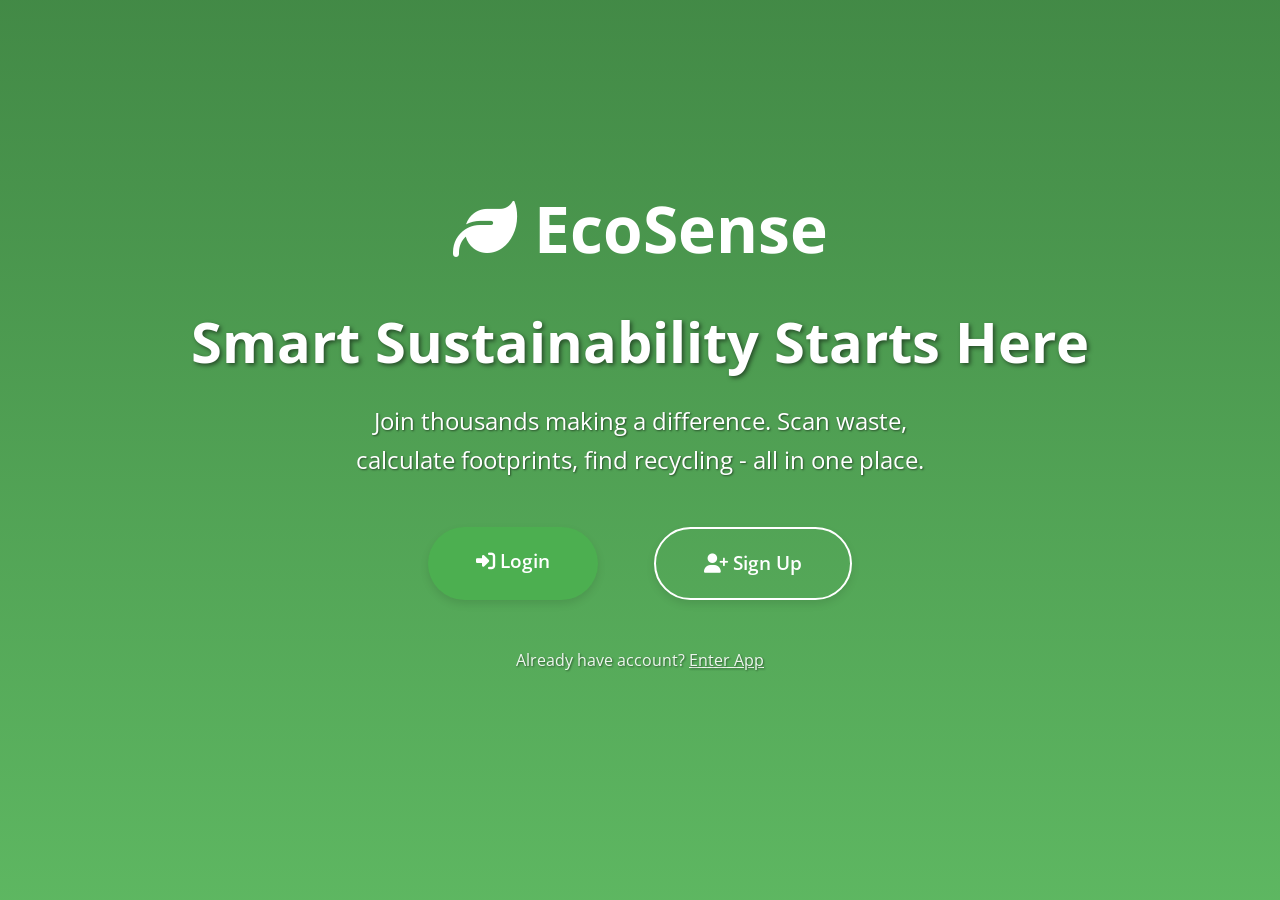
<file: index.html>
<!DOCTYPE html>
<html lang="en">
<head>
  <meta charset="UTF-8">
  <meta name="viewport" content="width=device-width, initial-scale=1.0">
  <title>EcoSense - Welcome</title>
  <link href="https://fonts.googleapis.com/css2?family=Open+Sans:wght@400;600;700&display=swap" rel="stylesheet">
  <link rel="stylesheet" href="https://cdnjs.cloudflare.com/ajax/libs/font-awesome/6.4.0/css/all.min.css">
  <link rel="stylesheet" href="style.css">
  <style>
    body { margin: 0; padding: 0; font-family: 'Open Sans', sans-serif; }
    .landing-hero {
      min-height: 100vh;
      background: linear-gradient(rgba(46,125,50,0.9), rgba(76,175,80,0.9)), 
                  url('https://images.unsplash.com/photo-1416879595882-3373a0480b5b?ixlib=rb-4.0.3&auto=format&fit=crop&w=2070&q=80') center/cover;
      display: flex;
      flex-direction: column;
      align-items: center;
      justify-content: center;
      text-align: center;
      color: white;
      padding: 2rem;
    }
    .logo {
      font-size: 4rem;
      font-weight: bold;
      margin-bottom: 1rem;
    }
    .landing-hero h1 {
      font-size: 3.5rem;
      margin: 0 0 1rem;
      text-shadow: 2px 2px 4px rgba(0,0,0,0.5);
    }
    .landing-hero p {
      font-size: 1.5rem;
      margin-bottom: 3rem;
      max-width: 600px;
      text-shadow: 1px 1px 2px rgba(0,0,0,0.5);
    }
    .auth-buttons {
      display: flex;
      gap: 1.5rem;
      flex-wrap: wrap;
      justify-content: center;
    }
    .cta-btn {
      padding: 1.2rem 3rem;
      font-size: 1.2rem;
      font-weight: 600;
      border: none;
      border-radius: 50px;
      cursor: pointer;
      transition: all 0.3s ease;
      text-decoration: none;
      display: inline-block;
    }
    .login-btn {
      background: var(--primary-green, #4CAF50);
      color: white;
    }
    .signup-btn {
      background: transparent;
      color: white;
      border: 2px solid white;
    }
    .cta-btn:hover {
      transform: translateY(-3px);
      box-shadow: 0 10px 25px rgba(0,0,0,0.3);
    }
    @media (max-width: 768px) {
      .landing-hero h1 { font-size: 2.5rem; }
      .landing-hero p { font-size: 1.2rem; }
      .auth-buttons { flex-direction: column; align-items: center; }
      .cta-btn { min-width: 250px; }
    }
  </style>
</head>
<body>
  <section class="landing-hero">
    <div class="logo">
      <i class="fas fa-leaf"></i>
      EcoSense
    </div>
    <h1>Smart Sustainability Starts Here</h1>
    <p>Join thousands making a difference. Scan waste, calculate footprints, find recycling - all in one place.</p>
    <div class="auth-buttons">
      <a href="login.html" class="cta-btn login-btn">
        <i class="fas fa-sign-in-alt"></i> Login
      </a>
      <a href="login.html#signup" class="cta-btn signup-btn" onclick="document.getElementById('signUpForm').scrollIntoView(); return false;">
        <i class="fas fa-user-plus"></i> Sign Up
      </a>
    </div>
    <p style="margin-top: 3rem; font-size: 1rem; opacity: 0.9;">Already have account? <a href="index.html" style="color: #fff; text-decoration: underline;">Enter App</a></p>
  </section>
</body>
</html>
</file>
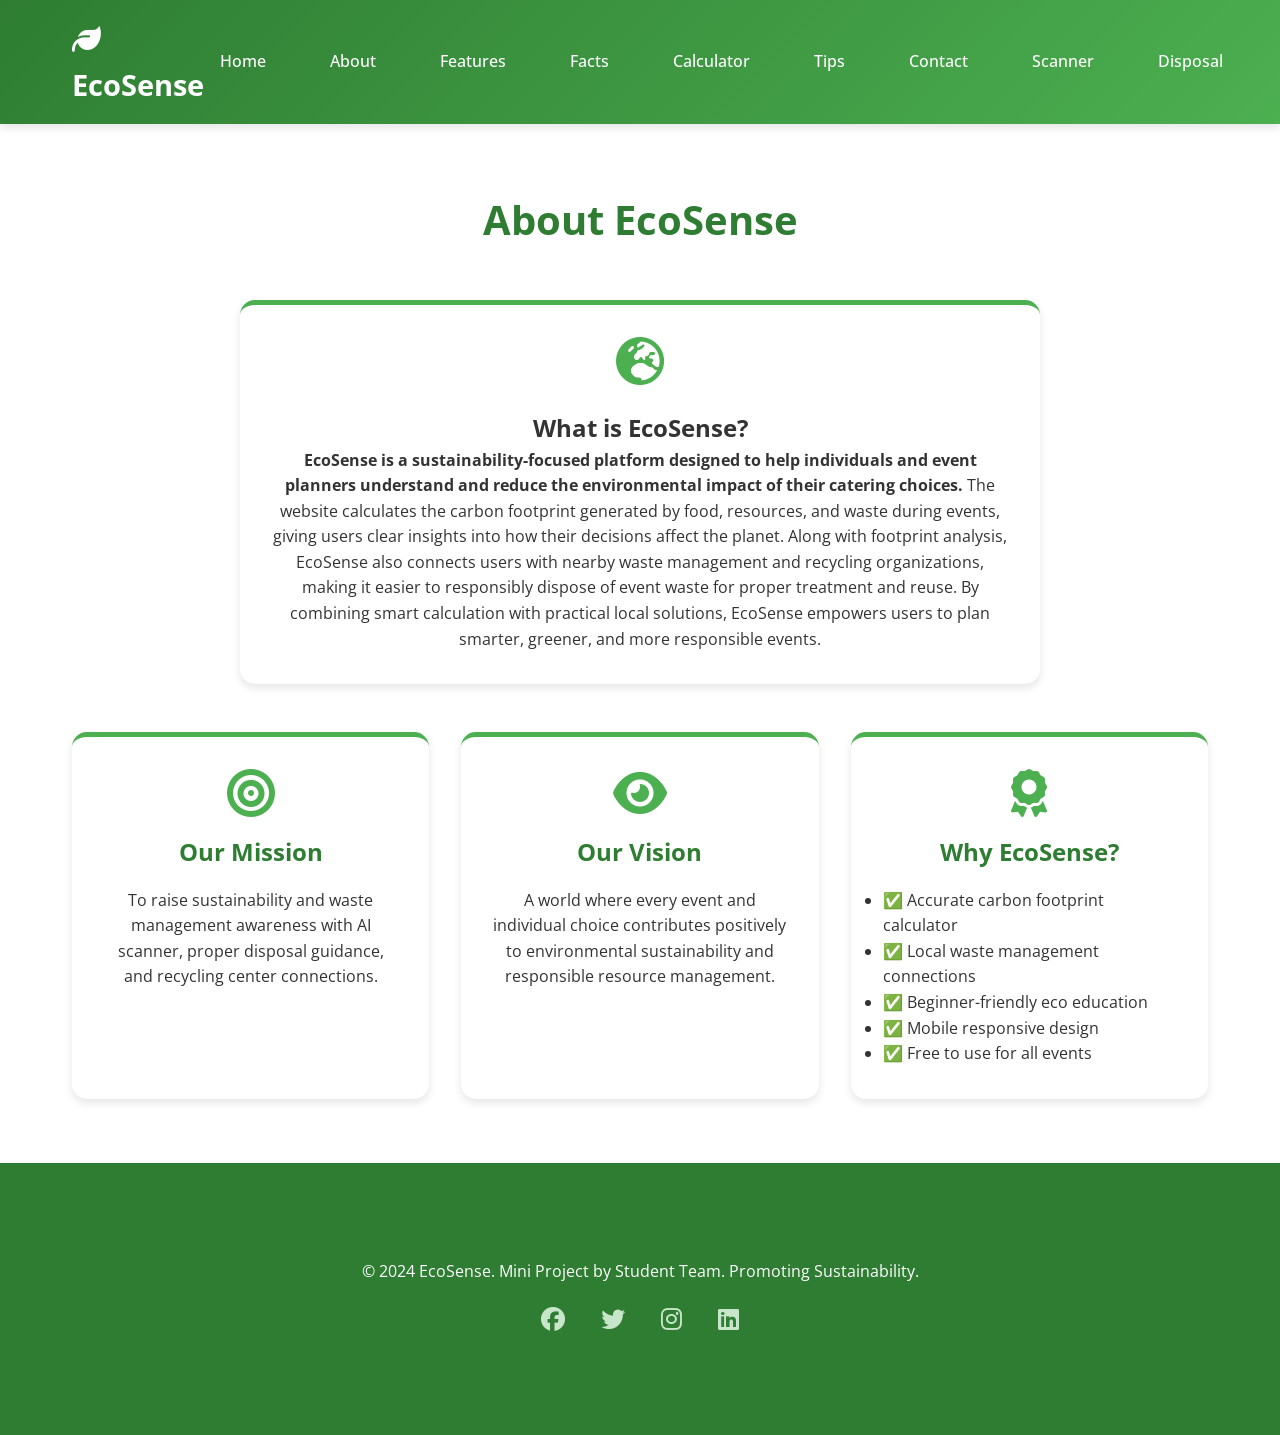
<file: about.html>
<!DOCTYPE html>
<html lang="en">
<head>
  <!-- about.html - About EcoSense Page
       Explains concept, mission, vision, why choose us using cards -->
  <meta charset="UTF-8">
  <meta name="viewport" content="width=device-width, initial-scale=1.0">
  <title>About EcoSense</title>
  <link href="https://fonts.googleapis.com/css2?family=Open+Sans:wght@400;600;700&display=swap" rel="stylesheet">
  <link rel="stylesheet" href="https://cdnjs.cloudflare.com/ajax/libs/font-awesome/6.4.0/css/all.min.css">
  <link rel="stylesheet" href="style.css">
</head>
<body>
  <!-- Navigation (same as all pages) -->
  <nav class="navbar">
    <div class="nav-container">
      <a href="index.html" class="logo">
        <i class="fas fa-leaf"></i> EcoSense
      </a>
      <ul class="nav-menu">
        <li><a href="index.html">Home</a></li>
        <li><a href="about.html">About</a></li>
        <li><a href="features.html">Features</a></li>
        <li><a href="facts.html">Facts</a></li>
        <li><a href="calculator.html">Calculator</a></li>
        <li><a href="tips.html">Tips</a></li>

        <li><a href="contact.html">Contact</a></li>
        <li><a href="scanner.html">Scanner</a></li>
        <li><a href="disposal.html">Disposal</a></li>
        <li><a href="locations.html">Locations</a></li>
      </ul>

      <div class="hamburger">
        <span></span>
        <span></span>
        <span></span>
      </div>
    </div>
  </nav>

  <div class="container">
    <!-- Page Title -->
    <h1 class="section-title">About EcoSense</h1>

    <!-- What is EcoSense - Exact concept from requirements -->
    <div class="card" style="max-width: 800px; margin: 0 auto 3rem;">
      <i class="fas fa-globe-europe fa-4x" style="color: var(--primary-green); margin-bottom: 1.5rem;"></i>
      <h2>What is EcoSense?</h2>
      <p><strong>EcoSense is a sustainability-focused platform designed to help individuals and event planners understand and reduce the environmental impact of their catering choices.</strong> The website calculates the carbon footprint generated by food, resources, and waste during events, giving users clear insights into how their decisions affect the planet. Along with footprint analysis, EcoSense also connects users with nearby waste management and recycling organizations, making it easier to responsibly dispose of event waste for proper treatment and reuse. By combining smart calculation with practical local solutions, EcoSense empowers users to plan smarter, greener, and more responsible events.</p>
    </div>

    <!-- Grid of sections -->
    <div class="cards-grid">
      <!-- Mission -->
      <div class="card">
        <i class="fas fa-bullseye fa-3x"></i>
        <h3>Our Mission</h3>
<p>To raise sustainability and waste management awareness with AI scanner, proper disposal guidance, and recycling center connections.</p>
      </div>

      <!-- Vision -->
      <div class="card">
        <i class="fas fa-eye fa-3x"></i>
        <h3>Our Vision</h3>
        <p>A world where every event and individual choice contributes positively to environmental sustainability and responsible resource management.</p>
      </div>

      <!-- Why EcoSense -->
      <div class="card">
        <i class="fas fa-award fa-3x"></i>
        <h3>Why EcoSense?</h3>
        <ul style="text-align: left;">
          <li>✅ Accurate carbon footprint calculator</li>
          <li>✅ Local waste management connections</li>
          <li>✅ Beginner-friendly eco education</li>
          <li>✅ Mobile responsive design</li>
          <li>✅ Free to use for all events</li>
        </ul>
      </div>
    </div>
  </div>

  <!-- Footer -->
  <footer class="footer">
    <div class="container">
      <p>&copy; 2024 EcoSense. Mini Project by Student Team. Promoting Sustainability.</p>
      <div class="social-icons">
        <a href="#"><i class="fab fa-facebook"></i></a>
        <a href="#"><i class="fab fa-twitter"></i></a>
        <a href="#"><i class="fab fa-instagram"></i></a>
        <a href="#"><i class="fab fa-linkedin"></i></a>
      </div>
    </div>
  </footer>

  <script src="script.js"></script>
</body>
</html>
</file>
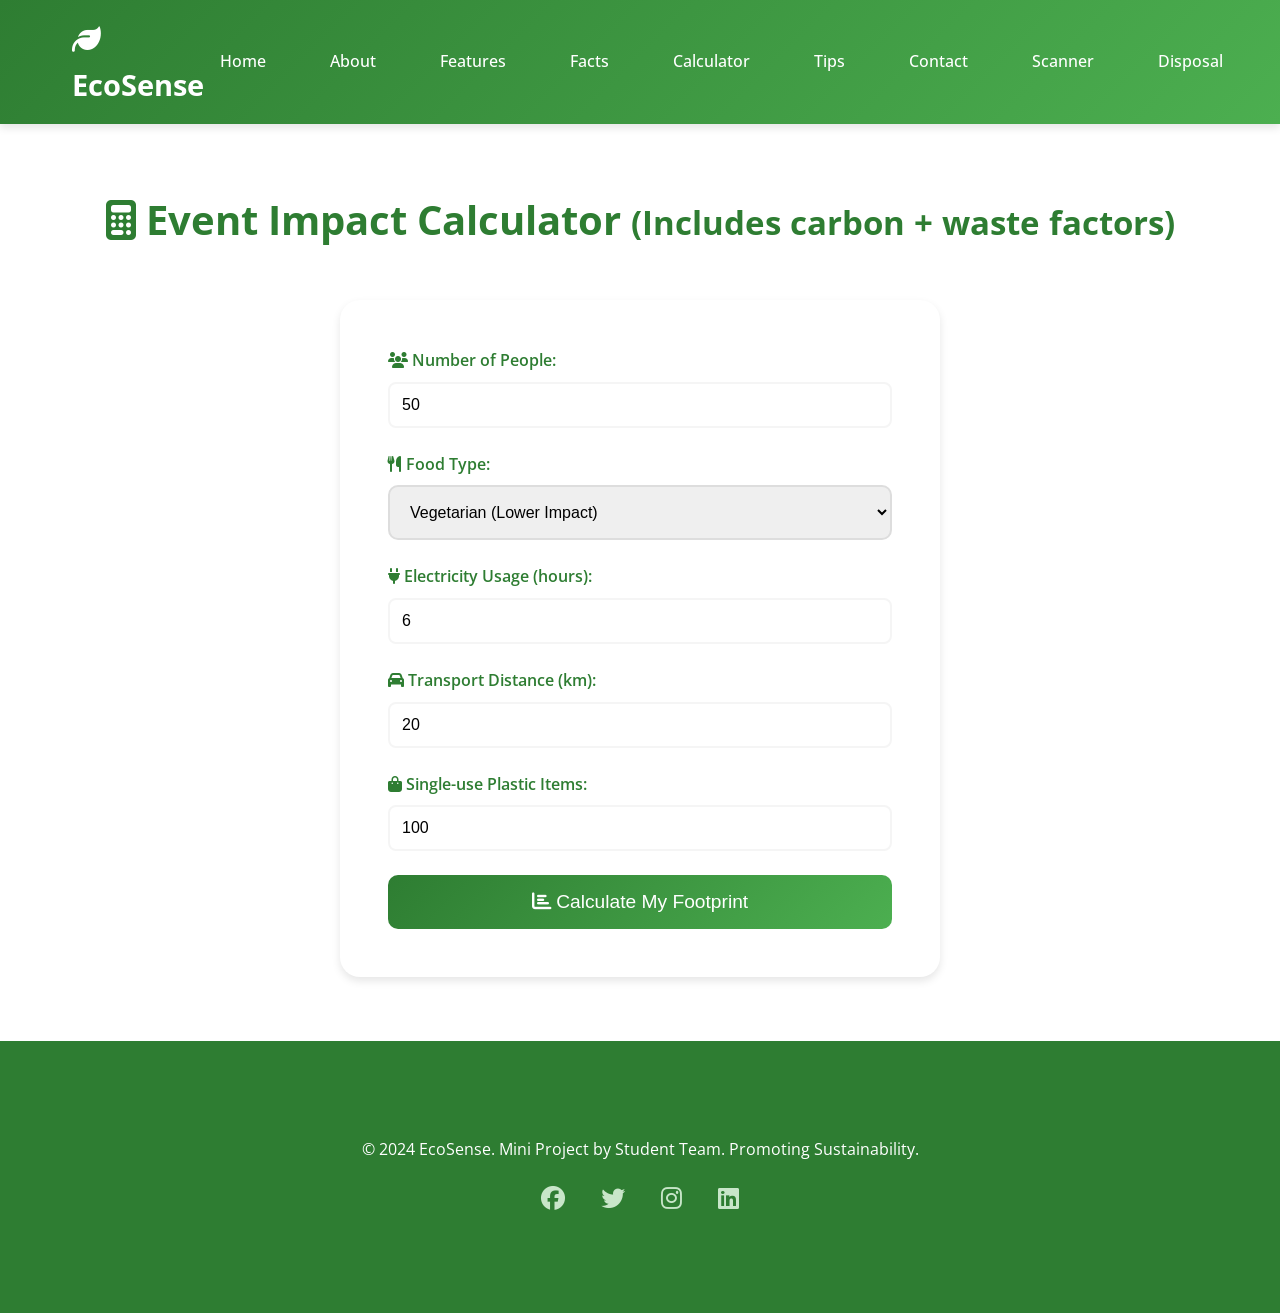
<file: calculator.html>
<!DOCTYPE html>
<html lang="en">
<head>
  <!-- calculator.html - Carbon Footprint Calculator
       JS calculator for event footprint with color-coded results and suggestions -->
  <meta charset="UTF-8">
  <meta name="viewport" content="width=device-width, initial-scale=1.0">
  <title>Carbon Footprint Calculator - EcoSense</title>
  <link href="https://fonts.googleapis.com/css2?family=Open+Sans:wght@400;600;700&display=swap" rel="stylesheet">
  <link rel="stylesheet" href="https://cdnjs.cloudflare.com/ajax/libs/font-awesome/6.4.0/css/all.min.css">
  <link rel="stylesheet" href="style.css">
  <style>
    /* Additional calculator styles */
    .result.green { background: linear-gradient(135deg, #C8E6C9, #A5D6A7); color: #2E7D32; }
    .result.yellow { background: linear-gradient(135deg, #FFF9C4, #FFECB3); color: #F57C00; }
    .result.red { background: linear-gradient(135deg, #FFCDD2, #EF9A9A); color: #C62828; }
    .suggestion { margin-top: 1rem; padding: 1rem; background: rgba(255,255,255,0.8); border-radius: 10px; }
  </style>
</head>
<body>
  <nav class="navbar">
    <div class="nav-container">
      <a href="index.html" class="logo">
        <i class="fas fa-leaf"></i> EcoSense
      </a>
      <ul class="nav-menu">
        <li><a href="index.html">Home</a></li>
        <li><a href="about.html">About</a></li>
        <li><a href="features.html">Features</a></li>
        <li><a href="facts.html">Facts</a></li>
        <li><a href="calculator.html">Calculator</a></li>
        <li><a href="tips.html">Tips</a></li>

        <li><a href="contact.html">Contact</a></li>
        <li><a href="scanner.html">Scanner</a></li>
        <li><a href="disposal.html">Disposal</a></li>
        <li><a href="locations.html">Locations</a></li>
      </ul>

      <div class="hamburger">
        <span></span>
        <span></span>
        <span></span>
      </div>
    </div>
  </nav>

  <div class="container">
<h1 class="section-title">
      <i class="fas fa-calculator"></i> Event Impact Calculator
      <small>(Includes carbon + waste factors)</small>
    </h1>
    
    <div class="calculator-form">
      <form id="footprintForm">
        <!-- Number of people -->
        <div class="form-group">
          <label for="people"><i class="fas fa-users"></i> Number of People:</label>
          <input type="number" id="people" min="1" max="1000" value="50" required>
        </div>

        <!-- Food type -->
        <div class="form-group">
          <label for="foodType"><i class="fas fa-utensils"></i> Food Type:</label>
          <select id="foodType" required>
            <option value="veg">Vegetarian (Lower Impact)</option>
            <option value="nonveg">Non-Vegetarian (Higher Impact)</option>
          </select>
        </div>

        <!-- Electricity hours -->
        <div class="form-group">
          <label for="hours"><i class="fas fa-plug"></i> Electricity Usage (hours):</label>
          <input type="number" id="hours" min="0" max="24" value="6" required>
        </div>

        <!-- Transport km -->
        <div class="form-group">
          <label for="km"><i class="fas fa-car"></i> Transport Distance (km):</label>
          <input type="number" id="km" min="0" step="0.1" value="20" required>
        </div>

        <!-- Plastic items -->
        <div class="form-group">
          <label for="plastic"><i class="fas fa-shopping-bag"></i> Single-use Plastic Items:</label>
          <input type="number" id="plastic" min="0" value="100" required>
        </div>

        <button type="submit" class="calculate-btn">
          <i class="fas fa-chart-bar"></i> Calculate My Footprint
        </button>
      </form>

      <!-- Results Display -->
      <div id="result" class="result">
        <h3 id="scoreTitle"></h3>
        <div id="scoreValue" style="font-size: 3rem; margin: 1rem 0;"></div>
        <p id="scoreDesc"></p>
        <div id="suggestions" class="suggestion"></div>
      </div>
    </div>
  </div>

  <!-- Footer -->
  <footer class="footer">
    <div class="container">
      <p>&copy; 2024 EcoSense. Mini Project by Student Team. Promoting Sustainability.</p>
      <div class="social-icons">
        <a href="#"><i class="fab fa-facebook"></i></a>
        <a href="#"><i class="fab fa-twitter"></i></a>
        <a href="#"><i class="fab fa-instagram"></i></a>
        <a href="#"><i class="fab fa-linkedin"></i></a>
      </div>
    </div>
  </footer>

  <script src="script.js"></script>
  
  <!-- Calculator JavaScript -->
  <script>
    /* Carbon Footprint Calculator Logic 
       Formula: people * food_factor + hours*0.5 + km*0.1 + plastic*0.2 */
    const form = document.getElementById('footprintForm');
    const resultDiv = document.getElementById('result');
    
    form.addEventListener('submit', function(e) {
      e.preventDefault();
      
      if (!validateForm(form)) {
        showMessage('Please fill all fields correctly!', 'error');
        return;
      }
      
      // Get values
      const people = parseFloat(document.getElementById('people').value);
      const foodType = document.getElementById('foodType').value;
      const hours = parseFloat(document.getElementById('hours').value);
      const km = parseFloat(document.getElementById('km').value);
      const plastic = parseFloat(document.getElementById('plastic').value);
      
      // Calculate score (simple beginner-friendly formula)
      const foodFactor = foodType === 'veg' ? 1 : 2; // Veg lower impact
      const score = Math.round(people * foodFactor + hours * 0.5 + km * 0.1 + plastic * 0.2);
      
      // Display result
      let level, colorClass, title, desc, suggestions;
      
      if (score < 30) {
        level = 'Low Impact';
        colorClass = 'green';
        title = 'Excellent!';
        desc = `Your event footprint: ${score} kg CO2 equivalent`;
        suggestions = '🌱 Keep up the great work! Consider zero-waste practices.';
      } else if (score < 60) {
        level = 'Moderate Impact';
        colorClass = 'yellow';
        title = 'Good Start';
        desc = `Your event footprint: ${score} kg CO2 equivalent`;
        suggestions = '⭐ Switch to veg menu and reduce plastic for better score.';
      } else {
        level = 'High Impact';
        colorClass = 'red';
        title = 'Room for Improvement';
        desc = `Your event footprint: ${score} kg CO2 equivalent`;
        suggestions = '⚠️ Reduce meat, plastic, transport. Connect with local recycling!';
      }
      
      // Update DOM
      document.getElementById('scoreTitle').textContent = title;
      document.getElementById('scoreValue').textContent = score;
      document.getElementById('scoreValue').innerHTML += '<span> kg CO₂e</span>';
      document.getElementById('scoreDesc').textContent = desc;
      document.getElementById('suggestions').innerHTML = suggestions;
      
      resultDiv.className = `result ${colorClass}`;
      resultDiv.style.display = 'block';
      
      showMessage(`Footprint calculated: ${level}`, 'success');
      
      // Scroll to result
      resultDiv.scrollIntoView({ behavior: 'smooth' });
    });
  </script>
</body>
</html>
</file>
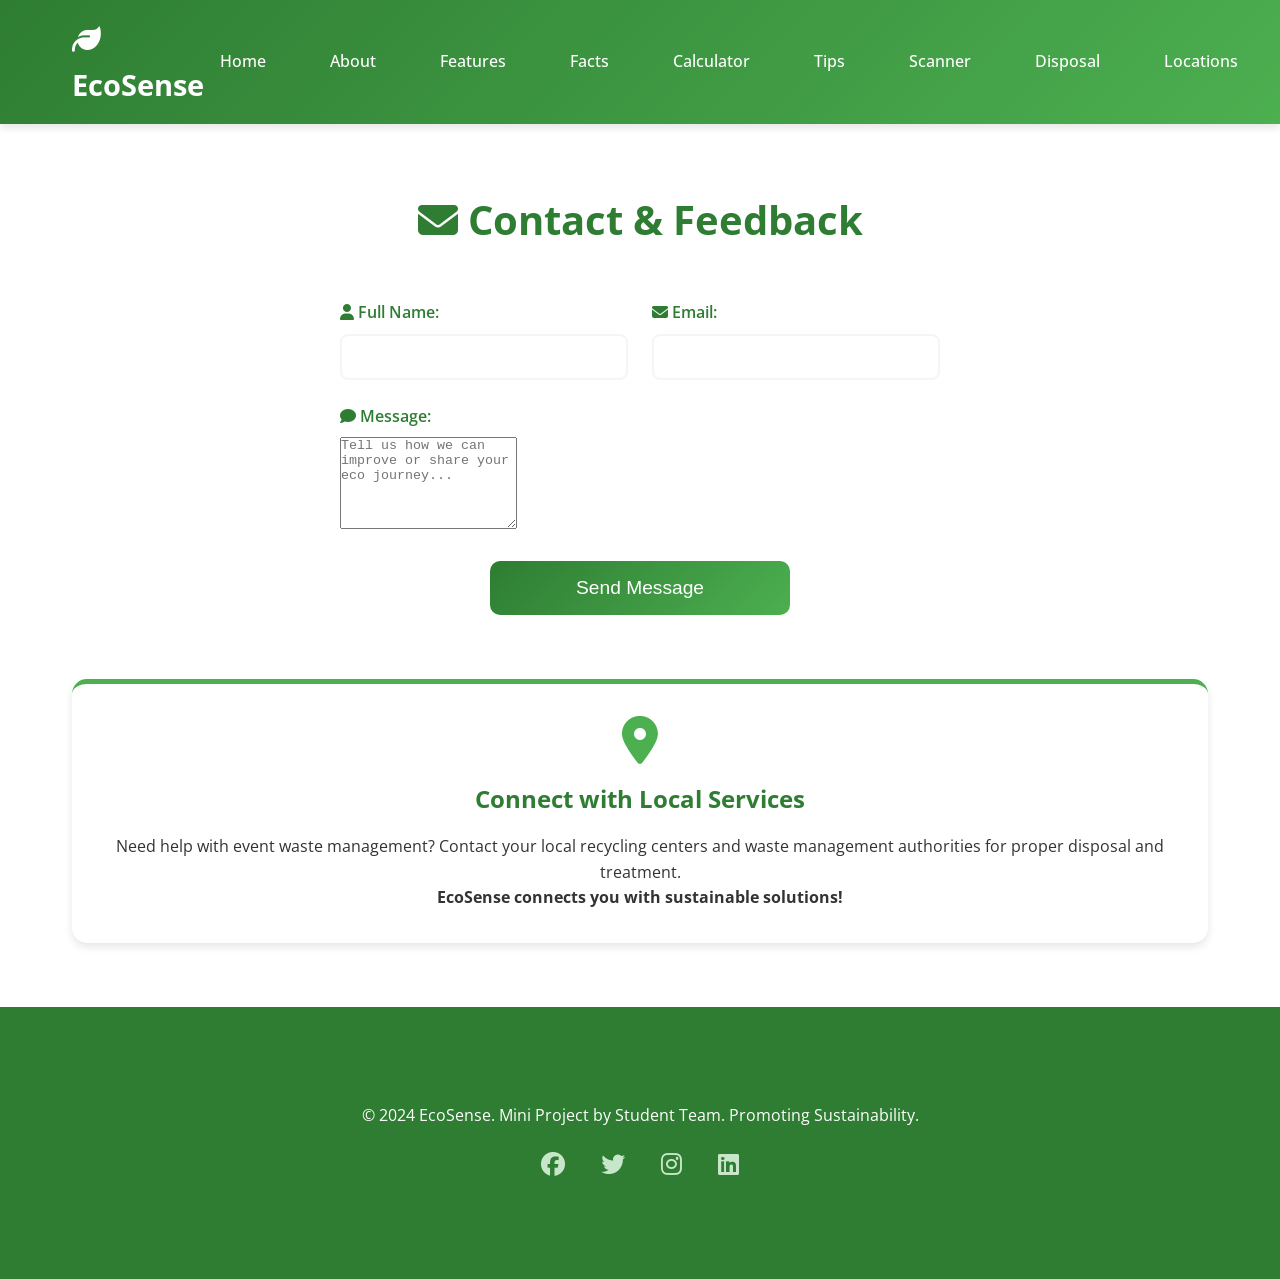
<file: contact.html>
<!DOCTYPE html>
<html lang="en">
<head>
  <!-- contact.html - Contact/Feedback Form Page
       Form validation with JS, success message, recycling mention -->
  <meta charset="UTF-8">
  <meta name="viewport" content="width=device-width, initial-scale=1.0">
  <title>Contact Us - EcoSense</title>
  <link href="https://fonts.googleapis.com/css2?family=Open+Sans:wght@400;600;700&display=swap" rel="stylesheet">
  <link rel="stylesheet" href="https://cdnjs.cloudflare.com/ajax/libs/font-awesome/6.4.0/css/all.min.css">
  <link rel="stylesheet" href="style.css">
</head>
<body>
  <nav class="navbar">
    <div class="nav-container">
      <a href="index.html" class="logo">
        <i class="fas fa-leaf"></i> EcoSense
      </a>
      <ul class="nav-menu">
        <li><a href="index.html">Home</a></li>
        <li><a href="about.html">About</a></li>
        <li><a href="features.html">Features</a></li>
        <li><a href="facts.html">Facts</a></li>
        <li><a href="calculator.html">Calculator</a></li>
        <li><a href="tips.html">Tips</a></li>

        <li><a href="scanner.html">Scanner</a></li>
        <li><a href="disposal.html">Disposal</a></li>
        <li><a href="locations.html">Locations</a></li>
      </ul>

      <div class="hamburger">
        <span></span>
        <span></span>
        <span></span>
      </div>
    </div>
  </nav>

  <div class="container">
    <h1 class="section-title">
      <i class="fas fa-envelope"></i> Contact & Feedback
    </h1>

    <!-- Contact Form -->
    <form id="contactForm" class="contact-form">
      <div class="form-row">
        <div class="form-group">
          <label for="name"><i class="fas fa-user"></i> Full Name:</label>
          <input type="text" id="name" required>
        </div>
        <div class="form-group">
          <label for="email"><i class="fas fa-envelope"></i> Email:</label>
          <input type="email" id="email" required>
        </div>
      </div>
      
      <div class="form-group">
        <label for="message"><i class="fas fa-comment"></i> Message:</label>
        <textarea id="message" rows="6" placeholder="Tell us how we can improve or share your eco journey..." required></textarea>
      </div>

      <button type="submit" class="calculate-btn" style="width: 100%; max-width: 300px; margin: 0 auto; display: block;">
        Send Message
      </button>
    </form>
  </div>

  <!-- Local Services Section -->
  <div class="container" style="margin-top: 4rem;">
    <div class="card" style="text-align: center;">
      <i class="fas fa-map-marker-alt fa-3x" style="color: var(--primary-green); margin-bottom: 1rem;"></i>
      <h3>Connect with Local Services</h3>
      <p>Need help with event waste management? Contact your local recycling centers and waste management authorities for proper disposal and treatment.</p>
      <p><strong>EcoSense connects you with sustainable solutions!</strong></p>
    </div>
  </div>

  <!-- Footer -->
  <footer class="footer">
    <div class="container">
      <p>&copy; 2024 EcoSense. Mini Project by Student Team. Promoting Sustainability.</p>
      <div class="social-icons">
        <a href="#"><i class="fab fa-facebook"></i></a>
        <a href="#"><i class="fab fa-twitter"></i></a>
        <a href="#"><i class="fab fa-instagram"></i></a>
        <a href="#"><i class="fab fa-linkedin"></i></a>
      </div>
    </div>
  </footer>

  <!-- Shared Script -->
  <script src="script.js"></script>
  
  <!-- Contact Form JavaScript -->
  <script>
    /* Form submission handler with validation using shared function */
    document.getElementById('contactForm').addEventListener('submit', function(e) {
      e.preventDefault();
      
      if (validateForm(this)) {
        // Simulate form submission (frontend only)
        showMessage('Thank you! Your message has been sent. We\'ll get back to you soon! 🌿', 'success');
        
        // Reset form
        this.reset();
        
        // Scroll to top
        window.scrollTo({ top: 0, behavior: 'smooth' });
      } else {
        showMessage('Please fill all fields correctly, including valid email.', 'error');
      }
    });
  </script>
</body>
</html>
</file>
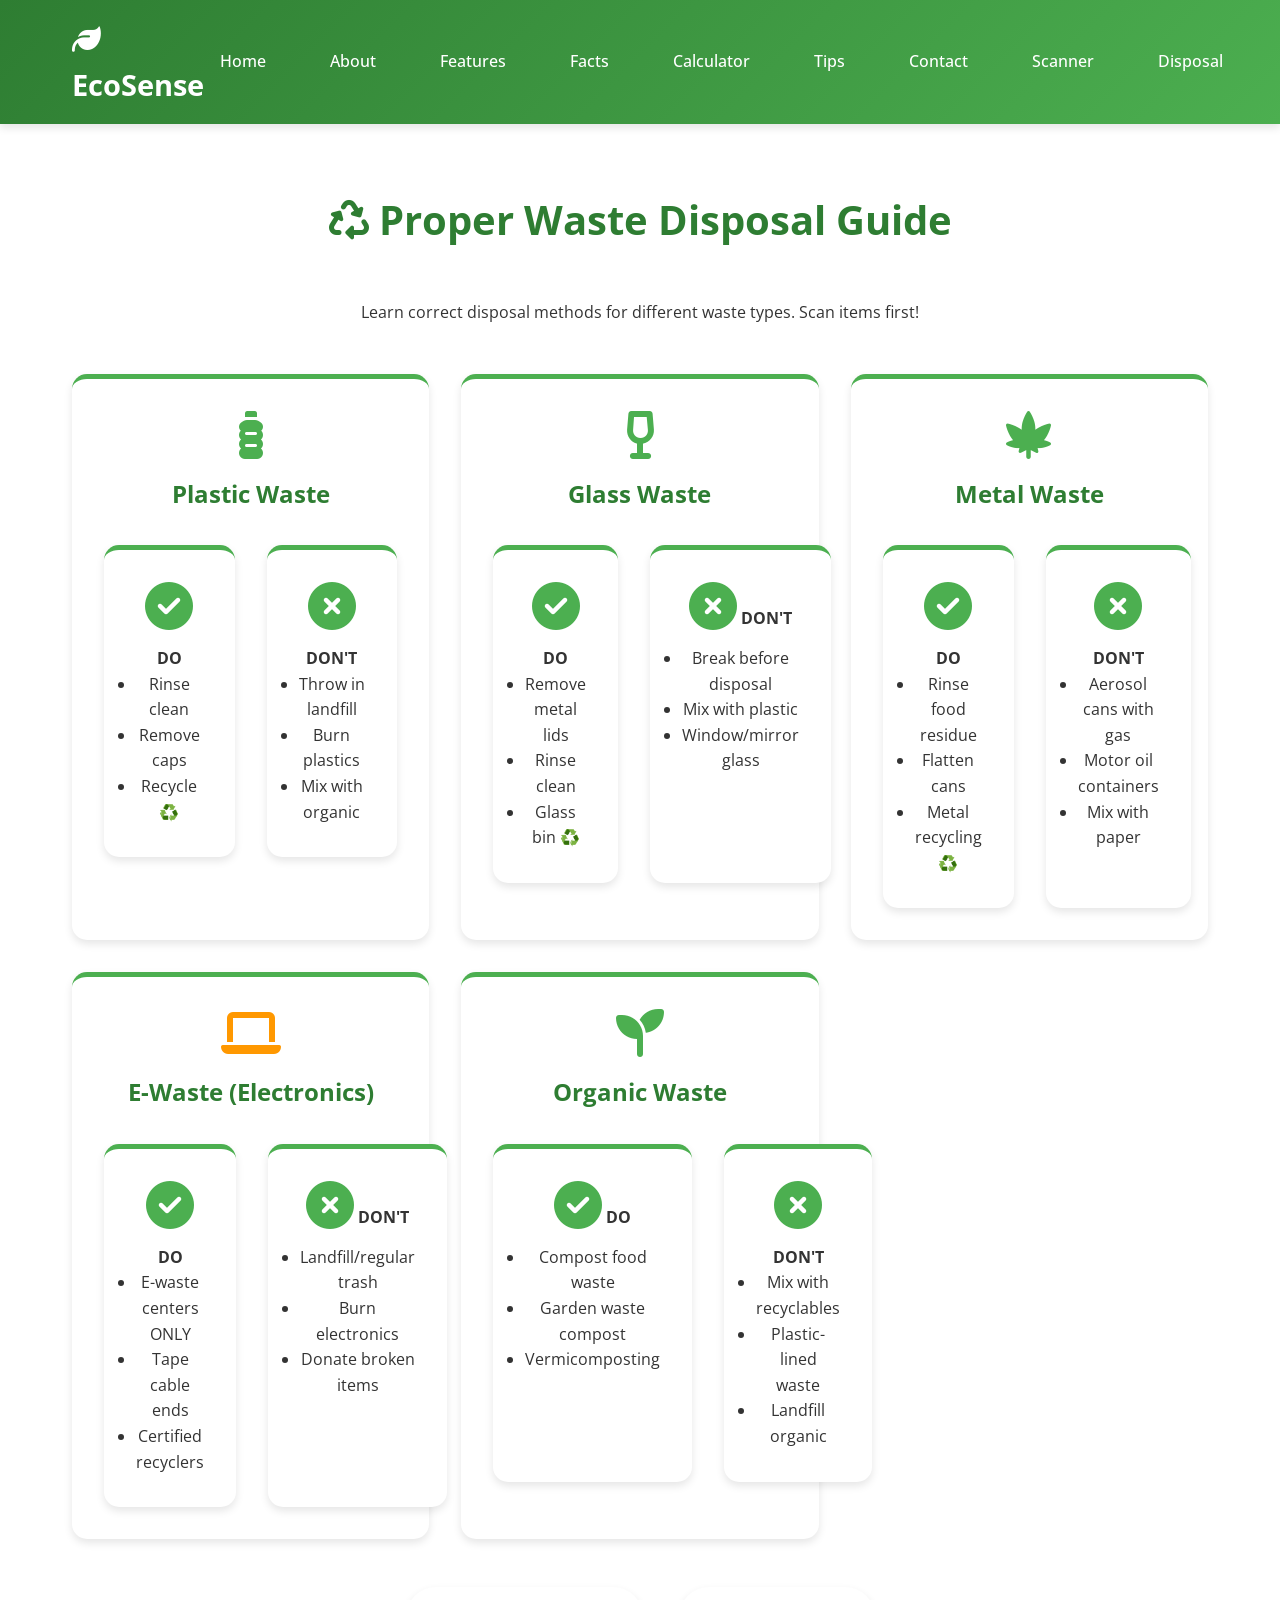
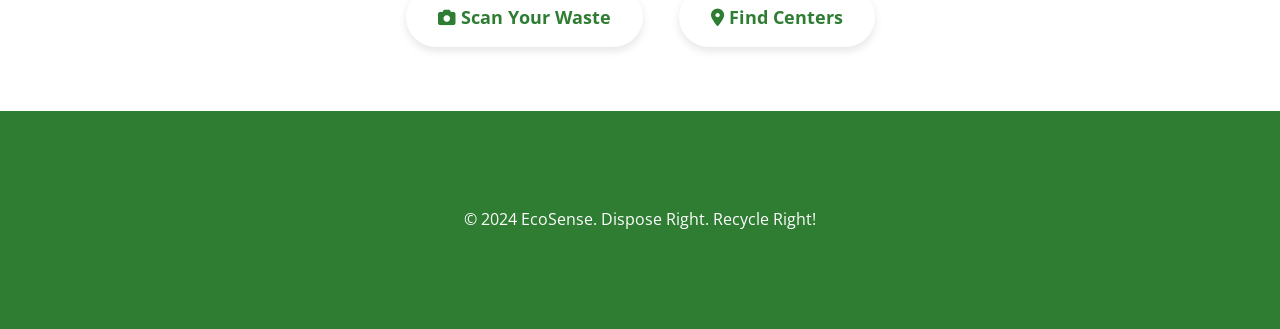
<file: disposal.html>
<!DOCTYPE html>
<html lang="en">
<head>
  <!-- disposal.html - Proper Disposal Methods Guide
       Do's/Don'ts cards for 5 waste types -->
  <meta charset="UTF-8">
  <meta name="viewport" content="width=device-width, initial-scale=1.0">
  <title>Disposal Guide - EcoSense</title>
  <link href="https://fonts.googleapis.com/css2?family=Open+Sans:wght@400;600;700&display=swap" rel="stylesheet">
  <link rel="stylesheet" href="https://cdnjs.cloudflare.com/ajax/libs/font-awesome/6.4.0/css/all.min.css">
  <link rel="stylesheet" href="style.css">
  <style>
    .do-dont-grid { display: grid; grid-template-columns: 1fr 1fr; gap: 2rem; margin-top: 2rem; }
    .do-card { border-left-color: var(--primary-green); }
    .dont-card { border-left-color: #f44336; }
    @media (max-width: 768px) { .do-dont-grid { grid-template-columns: 1fr; } }
  </style>
</head>
<body>
  <nav class="navbar">
    <div class="nav-container">
      <a href="index.html" class="logo">
        <i class="fas fa-leaf"></i> EcoSense
      </a>
      <ul class="nav-menu">
        <li><a href="index.html">Home</a></li>
        <li><a href="about.html">About</a></li>
        <li><a href="features.html">Features</a></li>
        <li><a href="facts.html">Facts</a></li>
        <li><a href="calculator.html">Calculator</a></li>
        <li><a href="tips.html">Tips</a></li>
        <li><a href="contact.html">Contact</a></li>
        <li><a href="scanner.html">Scanner</a></li>
        <li><a href="disposal.html">Disposal</a></li>
        <li><a href="locations.html">Locations</a></li>
      </ul>
      <div class="hamburger">
        <span></span>
        <span></span>
        <span></span>
      </div>
    </div>
  </nav>

  <div class="container">
    <h1 class="section-title">
      <i class="fas fa-recycle"></i> Proper Waste Disposal Guide
    </h1>
    <p style="text-align: center; margin-bottom: 3rem;">Learn correct disposal methods for different waste types. Scan items first!</p>

    <!-- Waste Types Sections -->
    <div class="cards-grid">
      <!-- Plastic -->
      <div class="card">
        <i class="fas fa-bottle-water fa-3x"></i>
        <h3>Plastic Waste</h3>
        <div class="do-dont-grid">
          <div class="card do-card">
            <h4><i class="fas fa-check-circle"></i> DO</h4>
            <ul>
              <li>Rinse clean</li>
              <li>Remove caps</li>
              <li>Recycle ♻️</li>
            </ul>
          </div>
          <div class="card dont-card">
            <h4><i class="fas fa-times-circle"></i> DON'T</h4>
            <ul>
              <li>Throw in landfill</li>
              <li>Burn plastics</li>
              <li>Mix with organic</li>
            </ul>
          </div>
        </div>
      </div>

      <!-- Glass -->
      <div class="card">
        <i class="fas fa-wine-glass-alt fa-3x"></i>
        <h3>Glass Waste</h3>
        <div class="do-dont-grid">
          <div class="card do-card">
            <h4><i class="fas fa-check-circle"></i> DO</h4>
            <ul>
              <li>Remove metal lids</li>
              <li>Rinse clean</li>
              <li>Glass bin ♻️</li>
            </ul>
          </div>
          <div class="card dont-card">
            <h4><i class="fas fa-times-circle"></i> DON'T</h4>
            <ul>
              <li>Break before disposal</li>
              <li>Mix with plastic</li>
              <li>Window/mirror glass</li>
            </ul>
          </div>
        </div>
      </div>

      <!-- Metal -->
      <div class="card">
        <i class="fas fa-cannabis fa-3x"></i>
        <h3>Metal Waste</h3>
        <div class="do-dont-grid">
          <div class="card do-card">
            <h4><i class="fas fa-check-circle"></i> DO</h4>
            <ul>
              <li>Rinse food residue</li>
              <li>Flatten cans</li>
              <li>Metal recycling ♻️</li>
            </ul>
          </div>
          <div class="card dont-card">
            <h4><i class="fas fa-times-circle"></i> DON'T</h4>
            <ul>
              <li>Aerosol cans with gas</li>
              <li>Motor oil containers</li>
              <li>Mix with paper</li>
            </ul>
          </div>
        </div>
      </div>

      <!-- E-Waste -->
      <div class="card">
        <i class="fas fa-laptop fa-3x" style="color: #FF9800;"></i>
        <h3>E-Waste (Electronics)</h3>
        <div class="do-dont-grid">
          <div class="card do-card">
            <h4><i class="fas fa-check-circle"></i> DO</h4>
            <ul>
              <li>E-waste centers ONLY</li>
              <li>Tape cable ends</li>
              <li>Certified recyclers</li>
            </ul>
          </div>
          <div class="card dont-card">
            <h4><i class="fas fa-times-circle"></i> DON'T</h4>
            <ul>
              <li>Landfill/regular trash</li>
              <li>Burn electronics</li>
              <li>Donate broken items</li>
            </ul>
          </div>
        </div>
      </div>

      <!-- Organic -->
      <div class="card">
        <i class="fas fa-seedling fa-3x"></i>
        <h3>Organic Waste</h3>
        <div class="do-dont-grid">
          <div class="card do-card">
            <h4><i class="fas fa-check-circle"></i> DO</h4>
            <ul>
              <li>Compost food waste</li>
              <li>Garden waste compost</li>
              <li>Vermicomposting</li>
            </ul>
          </div>
          <div class="card dont-card">
            <h4><i class="fas fa-times-circle"></i> DON'T</h4>
            <ul>
              <li>Mix with recyclables</li>
              <li>Plastic-lined waste</li>
              <li>Landfill organic</li>
            </ul>
          </div>
        </div>
      </div>
    </div>

    <div style="text-align: center; margin-top: 3rem;">
      <a href="scanner.html" class="cta-btn">
        <i class="fas fa-camera"></i> Scan Your Waste
      </a>
      <a href="locations.html" class="cta-btn">
        <i class="fas fa-map-marker-alt"></i> Find Centers
      </a>
    </div>
  </div>

  <footer class="footer">
    <div class="container">
      <p>&copy; 2024 EcoSense. Dispose Right. Recycle Right!</p>
    </div>
  </footer>

  <script src="script.js"></script>
</body>
</html>
</file>
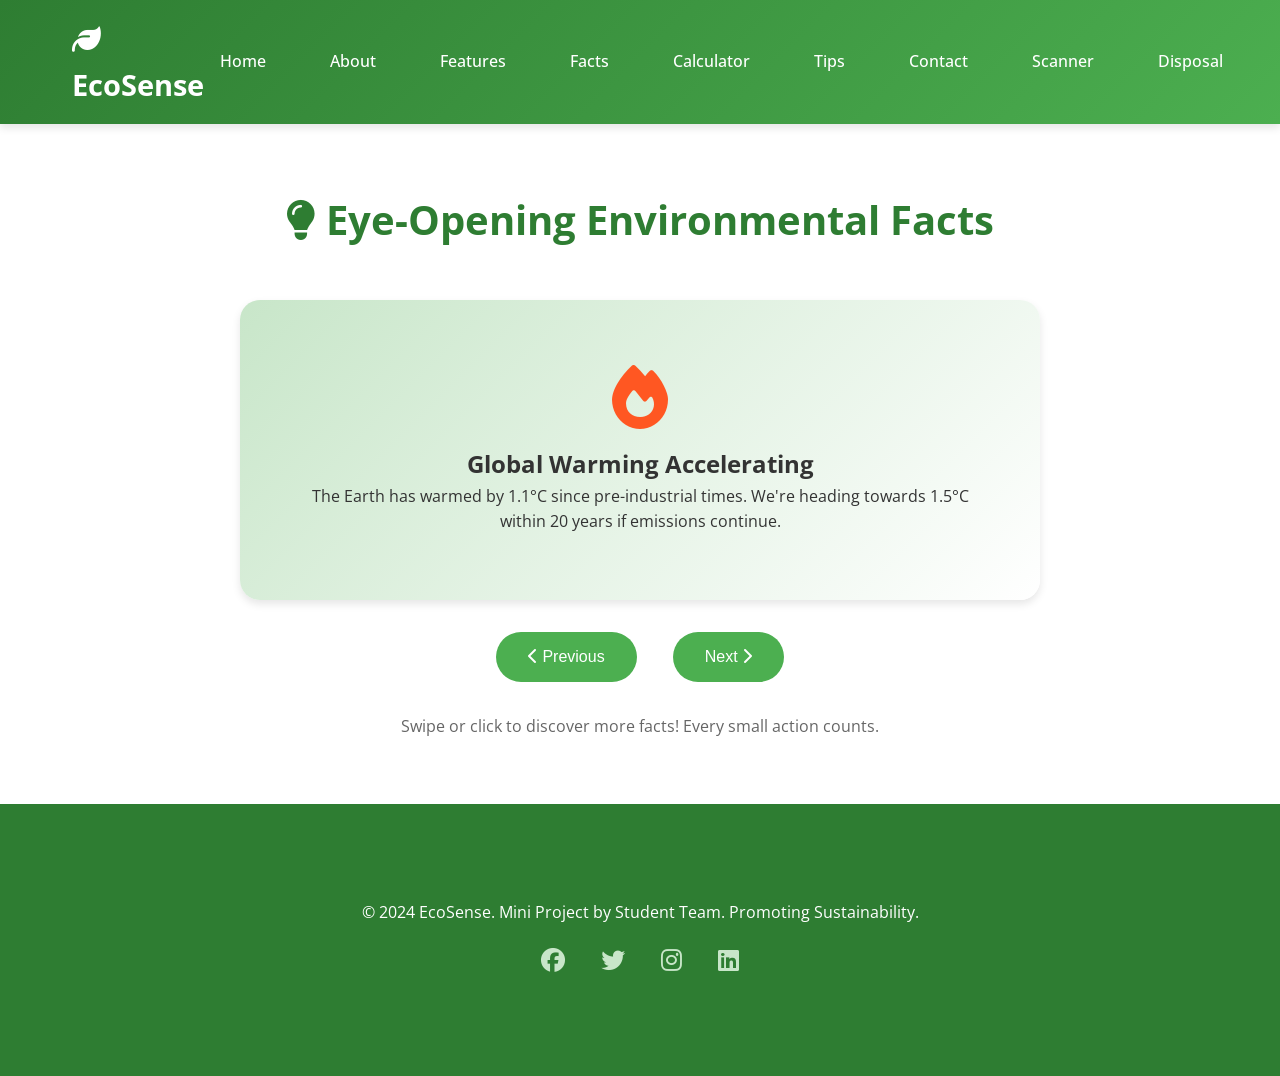
<file: facts.html>
<!DOCTYPE html>
<html lang="en">
<head>
  <!-- facts.html - Environmental Facts Page
       6 facts in JS-powered slider with navigation buttons -->
  <meta charset="UTF-8">
  <meta name="viewport" content="width=device-width, initial-scale=1.0">
  <title>Environmental Facts - EcoSense</title>
  <link href="https://fonts.googleapis.com/css2?family=Open+Sans:wght@400;600;700&display=swap" rel="stylesheet">
  <link rel="stylesheet" href="https://cdnjs.cloudflare.com/ajax/libs/font-awesome/6.4.0/css/all.min.css">
  <link rel="stylesheet" href="style.css">
</head>
<body>
  <nav class="navbar">
    <div class="nav-container">
      <a href="index.html" class="logo">
        <i class="fas fa-leaf"></i> EcoSense
      </a>
      <ul class="nav-menu">
        <li><a href="index.html">Home</a></li>
        <li><a href="about.html">About</a></li>
        <li><a href="features.html">Features</a></li>
        <li><a href="facts.html">Facts</a></li>
        <li><a href="calculator.html">Calculator</a></li>
        <li><a href="tips.html">Tips</a></li>

        <li><a href="contact.html">Contact</a></li>
        <li><a href="scanner.html">Scanner</a></li>
        <li><a href="disposal.html">Disposal</a></li>
        <li><a href="locations.html">Locations</a></li>
      </ul>

      <div class="hamburger">
        <span></span>
        <span></span>
        <span></span>
      </div>
    </div>
  </nav>

  <div class="container">
    <h1 class="section-title">
      <i class="fas fa-lightbulb"></i> Eye-Opening Environmental Facts
    </h1>
    
    <!-- Facts Slider -->
    <div class="slider">
      <!-- Fact 1 -->
      <div class="slide active">
        <i class="fas fa-fire fa-4x" style="color: #FF5722; margin-bottom: 1rem;"></i>
        <h2>Global Warming Accelerating</h2>
        <p>The Earth has warmed by 1.1°C since pre-industrial times. We're heading towards 1.5°C within 20 years if emissions continue.</p>
      </div>

      <!-- Fact 2 -->
      <div class="slide">
        <i class="fas fa-fish fa-4x" style="color: #2196F3; margin-bottom: 1rem;"></i>
        <h2>Plastic in Oceans</h2>
        <p>8 million tons of plastic enter our oceans every year. By 2050, plastic will outweigh fish in the sea.</p>
      </div>

      <!-- Fact 3 -->
      <div class="slide">
        <i class="fas fa-tree fa-4x" style="color: var(--primary-green); margin-bottom: 1rem;"></i>
        <h2>Deforestation Crisis</h2>
        <p>27 soccer fields worth of forest are lost every minute. We lose 10 billion trees annually.</p>
      </div>

      <!-- Fact 4 -->
      <div class="slide">
        <i class="fas fa-cloud-sun fa-4x" style="color: #FF9800; margin-bottom: 1rem;"></i>
        <h2>Food Waste Impact</h2>
        <p>1.3 billion tons of food is wasted yearly - equal to 1/3 of all food produced. This creates 8-10% of global emissions.</p>
      </div>

      <!-- Fact 5 -->
      <div class="slide">
        <i class="fas fa-tint fa-4x" style="color: #00BCD4; margin-bottom: 1rem;"></i>
        <h2>Water Crisis</h2>
        <p>By 2025, half the world's population will live in water-stressed areas. A single event can waste thousands of liters.</p>
      </div>

      <!-- Fact 6 -->
      <div class="slide">
        <i class="fas fa-recycle fa-4x" style="color: var(--accent-green); margin-bottom: 1rem;"></i>
        <h2>Recycling Impact</h2>
        <p>Recycling just half of household waste saves 2,400 pounds of CO2 per household annually. Proper waste management matters!</p>
      </div>
    </div>

    <!-- Slider Controls -->
    <div style="text-align: center; margin-top: 2rem;">
      <button class="slider-btn" onclick="prevSlide()">
        <i class="fas fa-chevron-left"></i> Previous
      </button>
      <button class="slider-btn" onclick="nextSlide()">
        Next <i class="fas fa-chevron-right"></i>
      </button>
    </div>

    <p style="text-align: center; margin-top: 2rem; color: var(--text-light);">
      Swipe or click to discover more facts! Every small action counts.
    </p>
  </div>

  <!-- Footer -->
  <footer class="footer">
    <div class="container">
      <p>&copy; 2024 EcoSense. Mini Project by Student Team. Promoting Sustainability.</p>
      <div class="social-icons">
        <a href="#"><i class="fab fa-facebook"></i></a>
        <a href="#"><i class="fab fa-twitter"></i></a>
        <a href="#"><i class="fab fa-instagram"></i></a>
        <a href="#"><i class="fab fa-linkedin"></i></a>
      </div>
    </div>
  </footer>

  <!-- Shared Script -->
  <script src="script.js"></script>
  
  <!-- Facts Slider JavaScript -->
  <script>
    /* Facts Slider - Shows one fact at a time with prev/next buttons */
    let currentSlide = 0;
    const totalSlides = 6;
    
    function showSlide(index) {
      // Hide all slides
      document.querySelectorAll('.slide').forEach(slide => {
        slide.classList.remove('active');
      });
      // Show current
      document.querySelectorAll('.slide')[index].classList.add('active');
    }
    
    function nextSlide() {
      currentSlide = (currentSlide + 1) % totalSlides;
      showSlide(currentSlide);
    }
    
    function prevSlide() {
      currentSlide = (currentSlide - 1 + totalSlides) % totalSlides;
      showSlide(currentSlide);
    }
    
    // Auto-advance every 5 seconds
    setInterval(nextSlide, 5000);
    
    // Keyboard support
    document.addEventListener('keydown', function(e) {
      if (e.key === 'ArrowRight') nextSlide();
      if (e.key === 'ArrowLeft') prevSlide();
    });
  </script>
</body>
</html>
</file>
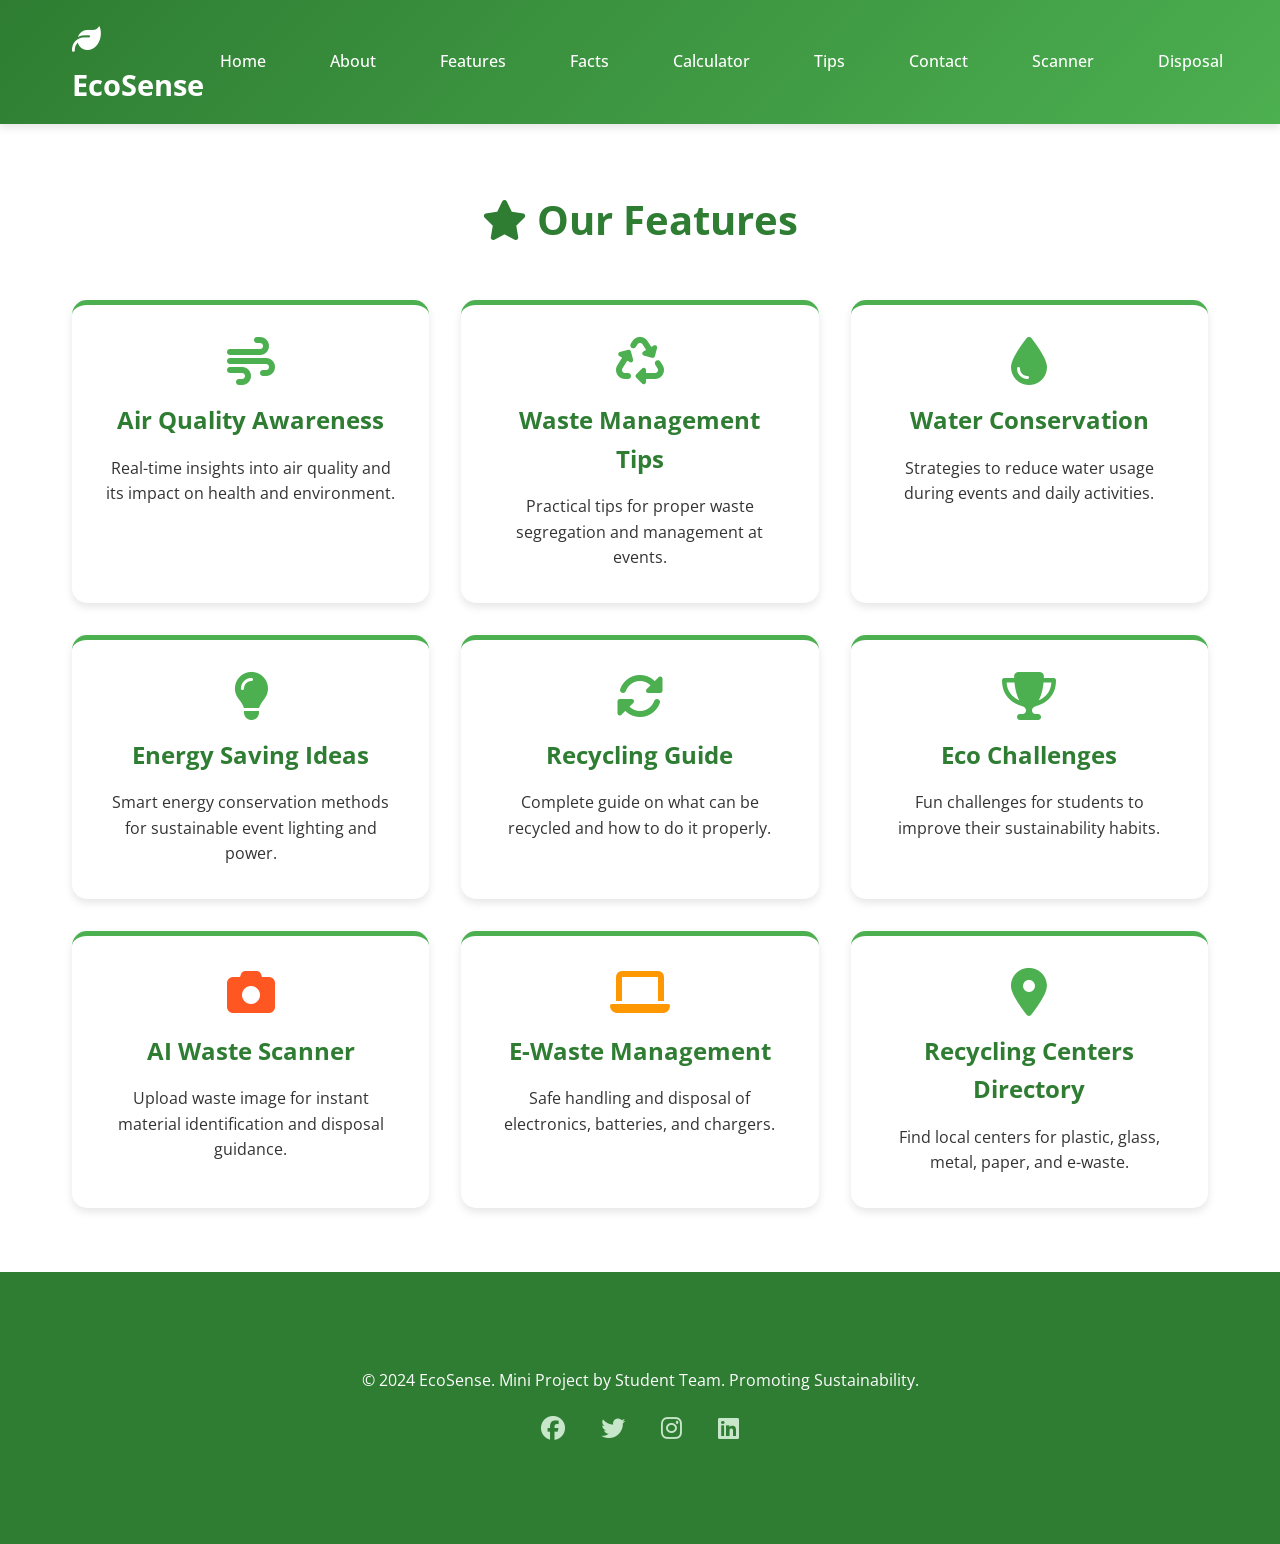
<file: features.html>
<!DOCTYPE html>
<html lang="en">
<head>
  <!-- features.html - Features Page
       8 feature cards with icons, hover effects -->
  <meta charset="UTF-8">
  <meta name="viewport" content="width=device-width, initial-scale=1.0">
  <title>Features - EcoSense</title>
  <link href="https://fonts.googleapis.com/css2?family=Open+Sans:wght@400;600;700&display=swap" rel="stylesheet">
  <link rel="stylesheet" href="https://cdnjs.cloudflare.com/ajax/libs/font-awesome/6.4.0/css/all.min.css">
  <link rel="stylesheet" href="style.css">
</head>
<body>
  <nav class="navbar">
    <div class="nav-container">
      <a href="index.html" class="logo">
        <i class="fas fa-leaf"></i> EcoSense
      </a>
      <ul class="nav-menu">
        <li><a href="index.html">Home</a></li>
        <li><a href="about.html">About</a></li>
        <li><a href="features.html">Features</a></li>
        <li><a href="facts.html">Facts</a></li>
        <li><a href="calculator.html">Calculator</a></li>
        <li><a href="tips.html">Tips</a></li>

        <li><a href="contact.html">Contact</a></li>
        <li><a href="scanner.html">Scanner</a></li>
        <li><a href="disposal.html">Disposal</a></li>
        <li><a href="locations.html">Locations</a></li>
      </ul>

      <div class="hamburger">
        <span></span>
        <span></span>
        <span></span>
      </div>
    </div>
  </nav>

  <div class="container">
    <h1 class="section-title"><i class="fas fa-star"></i> Our Features</h1>
    
    <div class="cards-grid">
      <!-- Feature 1 -->
      <div class="card">
        <i class="fas fa-wind fa-3x"></i>
        <h3>Air Quality Awareness</h3>
        <p>Real-time insights into air quality and its impact on health and environment.</p>
      </div>

      <!-- Feature 2 -->
      <div class="card">
        <i class="fas fa-recycle fa-3x"></i>
        <h3>Waste Management Tips</h3>
        <p>Practical tips for proper waste segregation and management at events.</p>
      </div>

      <!-- Feature 3 -->
      <div class="card">
        <i class="fas fa-tint fa-3x"></i>
        <h3>Water Conservation</h3>
        <p>Strategies to reduce water usage during events and daily activities.</p>
      </div>

      <!-- Feature 4 -->
      <div class="card">
        <i class="fas fa-lightbulb fa-3x"></i>
        <h3>Energy Saving Ideas</h3>
        <p>Smart energy conservation methods for sustainable event lighting and power.</p>
      </div>

      <!-- Feature 5 -->
      <div class="card">
        <i class="fas fa-sync-alt fa-3x"></i>
        <h3>Recycling Guide</h3>
        <p>Complete guide on what can be recycled and how to do it properly.</p>
      </div>

      <!-- Feature 6 -->
      <div class="card">
        <i class="fas fa-trophy fa-3x"></i>
        <h3>Eco Challenges</h3>
        <p>Fun challenges for students to improve their sustainability habits.</p>
      </div>

      <!-- NEW Feature 7 - Required -->
      <div class="card">
        <i class="fas fa-camera fa-3x" style="color: #FF5722;"></i>
        <h3>AI Waste Scanner</h3>
        <p>Upload waste image for instant material identification and disposal guidance.</p>
      </div>

      <!-- NEW: E-Waste Management -->
      <div class="card">
        <i class="fas fa-laptop fa-3x" style="color: #FF9800;"></i>
        <h3>E-Waste Management</h3>
        <p>Safe handling and disposal of electronics, batteries, and chargers.</p>
      </div>

      <!-- Updated Recycling -->
      <div class="card">
        <i class="fas fa-map-marker-alt fa-3x"></i>
        <h3>Recycling Centers Directory</h3>
        <p>Find local centers for plastic, glass, metal, paper, and e-waste.</p>
      </div>
    </div>
  </div>

  <!-- Footer -->
  <footer class="footer">
    <div class="container">
      <p>&copy; 2024 EcoSense. Mini Project by Student Team. Promoting Sustainability.</p>
      <div class="social-icons">
        <a href="#"><i class="fab fa-facebook"></i></a>
        <a href="#"><i class="fab fa-twitter"></i></a>
        <a href="#"><i class="fab fa-instagram"></i></a>
        <a href="#"><i class="fab fa-linkedin"></i></a>
      </div>
    </div>
  </footer>

  <script src="script.js"></script>
</body>
</html>
</file>
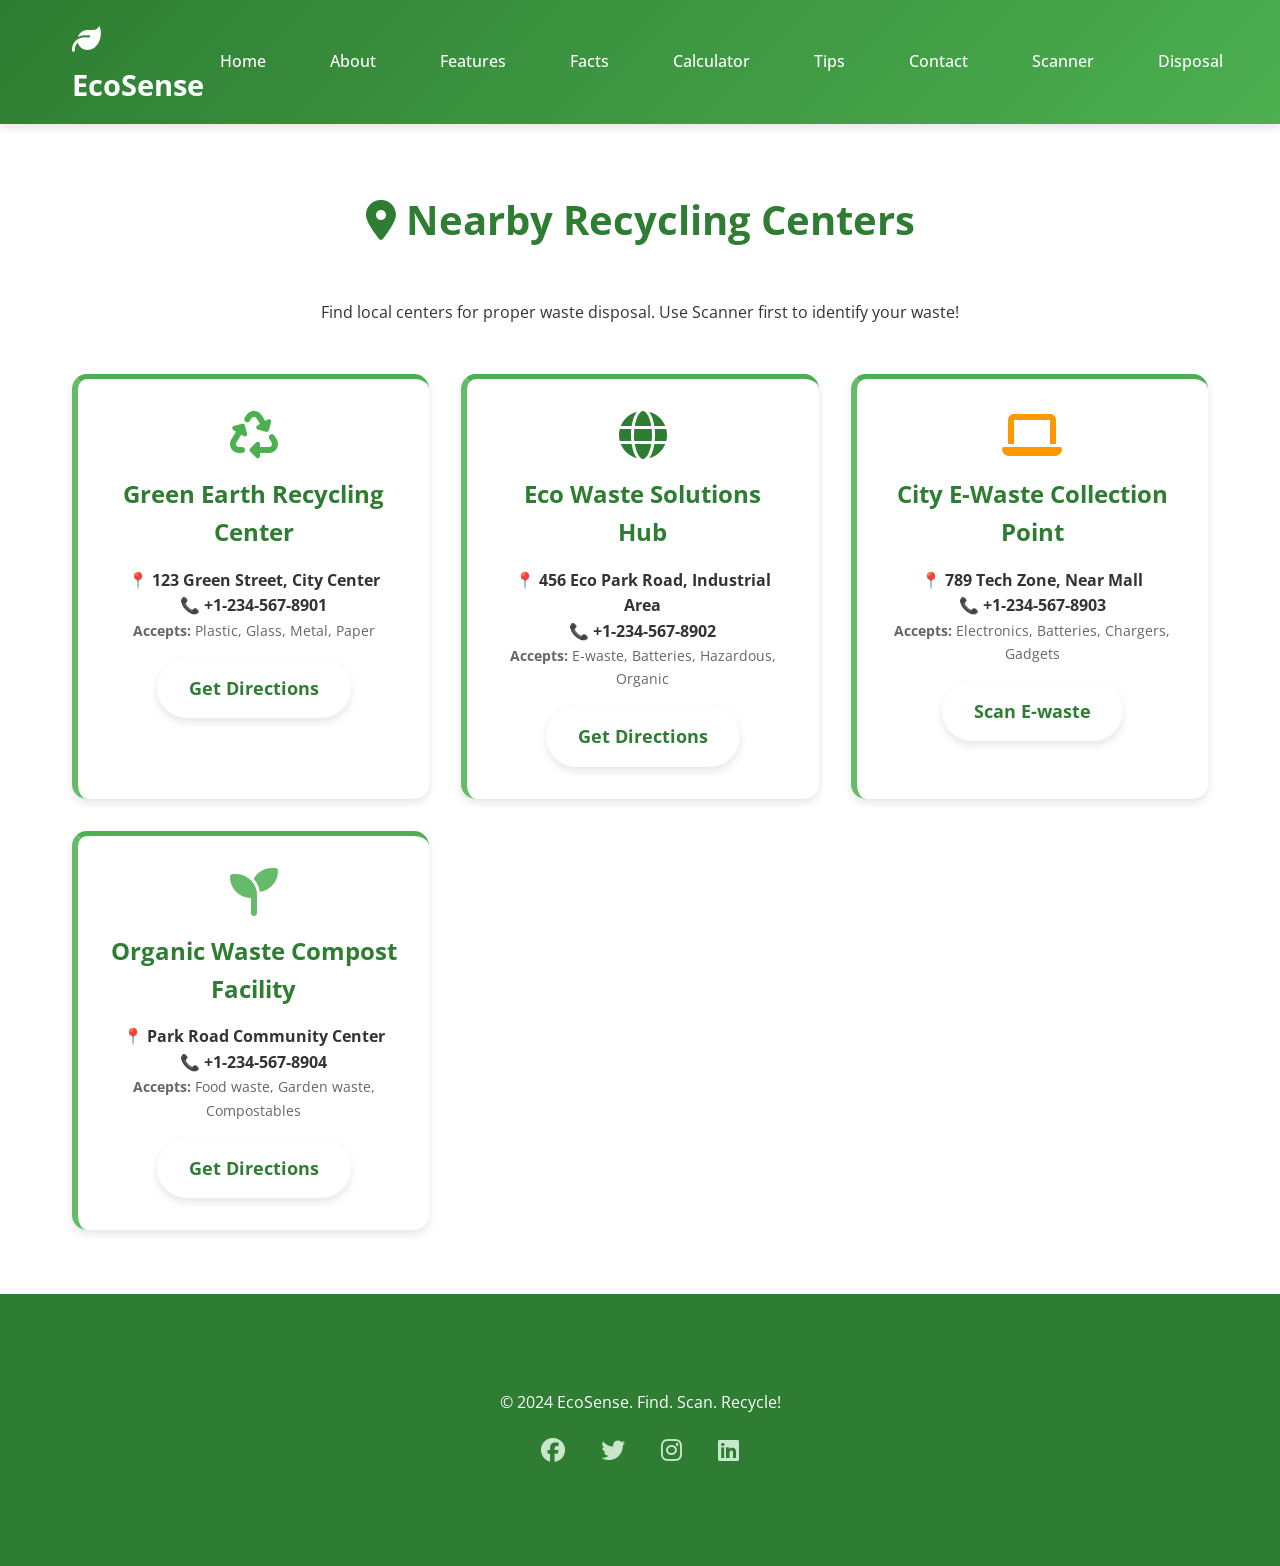
<file: locations.html>
<!DOCTYPE html>
<html lang="en">
<head>
  <!-- locations.html - Recycling Centers Directory
       Dummy centers with cards, waste types -->
  <meta charset="UTF-8">
  <meta name="viewport" content="width=device-width, initial-scale=1.0">
  <title>Recycling Locations - EcoSense</title>
  <link href="https://fonts.googleapis.com/css2?family=Open+Sans:wght@400;600;700&display=swap" rel="stylesheet">
  <link rel="stylesheet" href="https://cdnjs.cloudflare.com/ajax/libs/font-awesome/6.4.0/css/all.min.css">
  <link rel="stylesheet" href="style.css">
  <style>
    .center-card { border-left: 6px solid var(--accent-green); }
    .waste-types { font-size: 0.9rem; color: var(--text-light); }
  </style>
</head>
<body>
  <nav class="navbar">
    <div class="nav-container">
      <a href="index.html" class="logo">
        <i class="fas fa-leaf"></i> EcoSense
      </a>
      <ul class="nav-menu">
        <li><a href="index.html">Home</a></li>
        <li><a href="about.html">About</a></li>
        <li><a href="features.html">Features</a></li>
        <li><a href="facts.html">Facts</a></li>
        <li><a href="calculator.html">Calculator</a></li>
        <li><a href="tips.html">Tips</a></li>
        <li><a href="contact.html">Contact</a></li>
        <li><a href="scanner.html">Scanner</a></li>
        <li><a href="disposal.html">Disposal</a></li>
        <li><a href="locations.html">Locations</a></li>
      </ul>
      <div class="hamburger">
        <span></span>
        <span></span>
        <span></span>
      </div>
    </div>
  </nav>

  <div class="container">
    <h1 class="section-title">
      <i class="fas fa-map-marker-alt"></i> Nearby Recycling Centers
    </h1>
    <p style="text-align: center; margin-bottom: 3rem;">Find local centers for proper waste disposal. Use Scanner first to identify your waste!</p>

    <div class="cards-grid">
      <!-- Green Earth -->
      <div class="card center-card">
        <i class="fas fa-recycle fa-3x" style="color: var(--primary-green);"></i>
        <h3>Green Earth Recycling Center</h3>
        <p><strong>📍 123 Green Street, City Center</strong></p>
        <p><strong>📞 +1-234-567-8901</strong></p>
        <div class="waste-types">
          <strong>Accepts:</strong> Plastic, Glass, Metal, Paper
        </div>
        <a href="#" class="cta-btn" style="margin-top: 1rem;">Get Directions</a>
      </div>

      <!-- Eco Waste Hub -->
      <div class="card center-card">
        <i class="fas fa-globe fa-3x" style="color: var(--dark-green);"></i>
        <h3>Eco Waste Solutions Hub</h3>
        <p><strong>📍 456 Eco Park Road, Industrial Area</strong></p>
        <p><strong>📞 +1-234-567-8902</strong></p>
        <div class="waste-types">
          <strong>Accepts:</strong> E-waste, Batteries, Hazardous, Organic
        </div>
        <a href="#" class="cta-btn" style="margin-top: 1rem;">Get Directions</a>
      </div>

      <!-- City E-Waste -->
      <div class="card center-card">
        <i class="fas fa-laptop fa-3x" style="color: #FF9800;"></i>
        <h3>City E-Waste Collection Point</h3>
        <p><strong>📍 789 Tech Zone, Near Mall</strong></p>
        <p><strong>📞 +1-234-567-8903</strong></p>
        <div class="waste-types">
          <strong>Accepts:</strong> Electronics, Batteries, Chargers, Gadgets
        </div>
        <a href="scanner.html" class="cta-btn" style="margin-top: 1rem;">Scan E-waste</a>
      </div>

      <!-- Organic Waste -->
      <div class="card center-card">
        <i class="fas fa-seedling fa-3x" style="color: var(--accent-green);"></i>
        <h3>Organic Waste Compost Facility</h3>
        <p><strong>📍 Park Road Community Center</strong></p>
        <p><strong>📞 +1-234-567-8904</strong></p>
        <div class="waste-types">
          <strong>Accepts:</strong> Food waste, Garden waste, Compostables
        </div>
        <a href="#" class="cta-btn" style="margin-top: 1rem;">Get Directions</a>
      </div>
    </div>
  </div>

  <footer class="footer">
    <div class="container">
      <p>&copy; 2024 EcoSense. Find. Scan. Recycle!</p>
      <div class="social-icons">
        <a href="#"><i class="fab fa-facebook"></i></a>
        <a href="#"><i class="fab fa-twitter"></i></a>
        <a href="#"><i class="fab fa-instagram"></i></a>
        <a href="#"><i class="fab fa-linkedin"></i></a>
      </div>
    </div>
  </footer>

  <script src="script.js"></script>
</body>
</html>
</file>
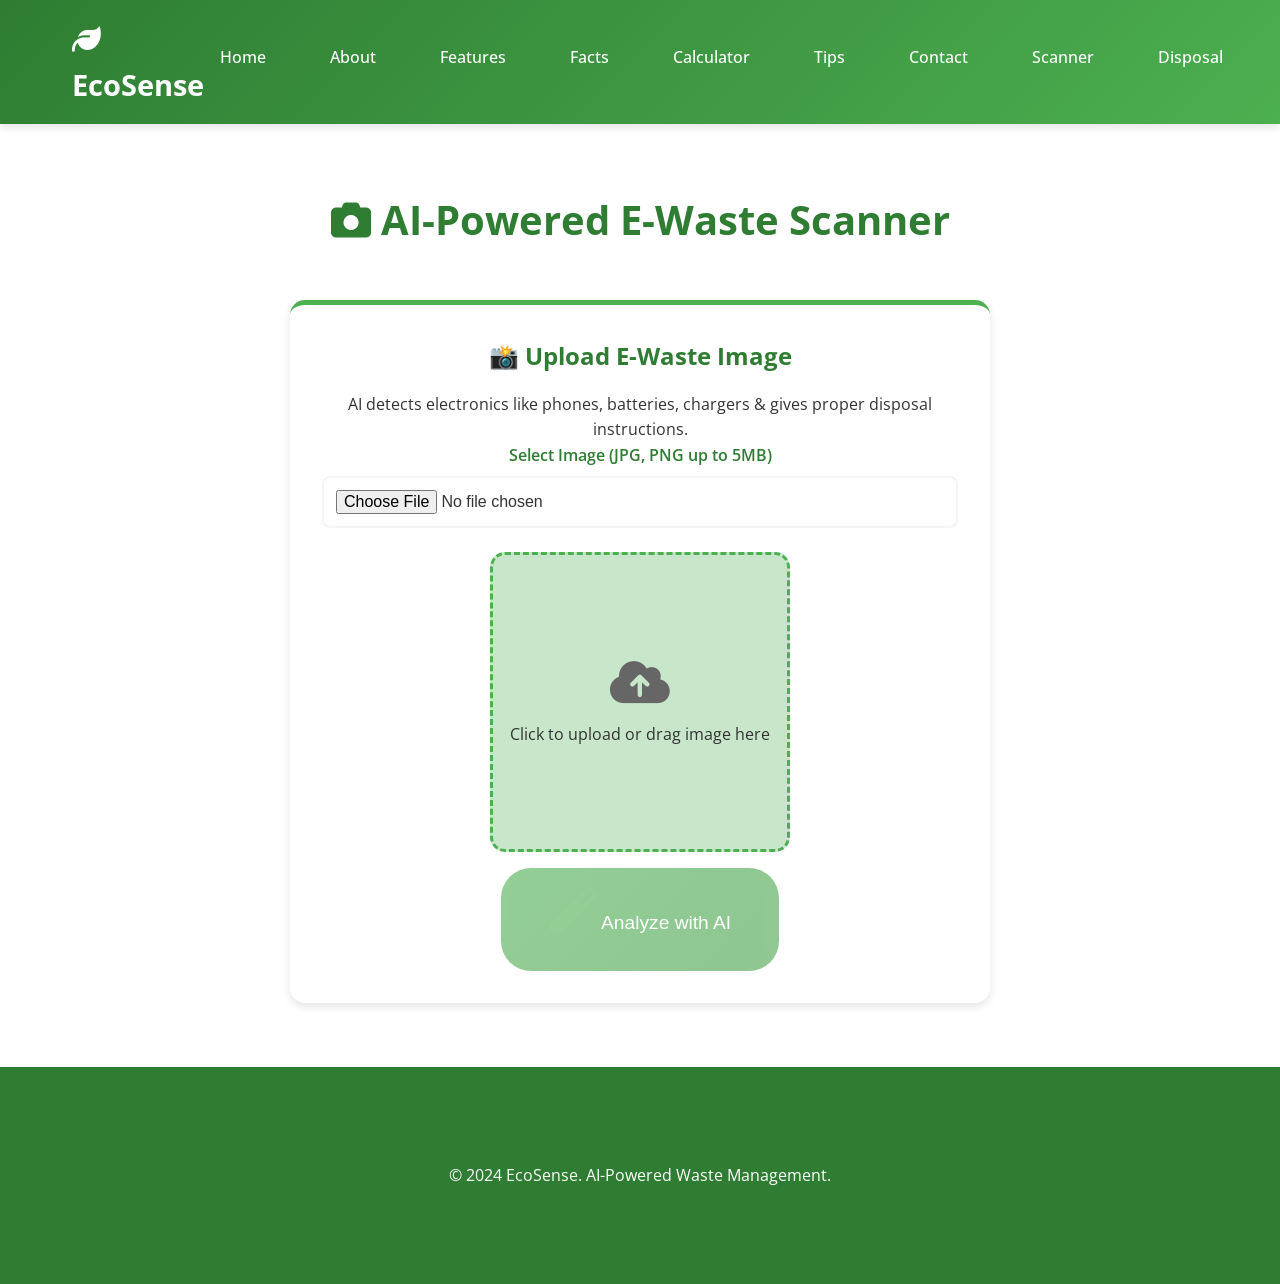
<file: scanner.html>
<!DOCTYPE html>
<html lang="en">
<head>
  <meta charset="UTF-8">
  <meta name="viewport" content="width=device-width, initial-scale=1.0">
  <title>AI Waste Scanner - EcoSense</title>
  <link href="https://fonts.googleapis.com/css2?family=Open+Sans:wght@400;600;700&display=swap" rel="stylesheet">
  <link rel="stylesheet" href="https://cdnjs.cloudflare.com/ajax/libs/font-awesome/6.4.0/css/all.min.css">
  <link rel="stylesheet" href="style.css">
  <style>
    .scanner-container { max-width: 700px; margin: 2rem auto; }
    .image-preview { width: 300px; height: 300px; border: 3px dashed var(--primary-green); border-radius: 15px; display: flex; flex-direction: column; align-items: center; justify-content: center; margin: 1rem auto; background: var(--light-green); cursor: pointer; transition: all 0.3s; }
    .image-preview:hover { border-color: var(--dark-green); }
    .image-preview img { max-width: 90%; max-height: 90%; border-radius: 10px; box-shadow: 0 10px 30px rgba(0,0,0,0.3); }
    .scan-result { background: var(--white); border-left: 6px solid var(--accent-green); margin-top: 2rem; padding: 2rem; border-radius: 15px; box-shadow: 0 10px 30px rgba(0,0,0,0.1); }
    .waste-icon { font-size: 4rem; color: var(--primary-green); }
    .disposal-list li { padding: 1rem; margin: 0.5rem 0; background: var(--light-green); border-radius: 10px; border-left: 4px solid var(--accent-green); }
    .scan-btn { background: linear-gradient(135deg, var(--primary-green), #45a049); color: white; border: none; padding: 1.2rem 3rem; font-size: 1.2rem; border-radius: 30px; cursor: pointer; transition: all 0.3s; min-width: 200px; }
    .scan-btn:hover { transform: translateY(-2px); box-shadow: 0 10px 25px rgba(76, 175, 80, 0.4); }
    .scan-btn:disabled { opacity: 0.6; cursor: not-allowed; transform: none; }
    .loading { display: none; text-align: center; padding: 2rem; }
    .loading.active { display: block; }
    .loading i { font-size: 3rem; color: var(--primary-green); animation: spin 1s linear infinite; }
    @keyframes spin { 0% { transform: rotate(0deg); } 100% { transform: rotate(360deg); } }
    .ai-badge { background: linear-gradient(135deg, #667eea 0%, #764ba2 100%); color: white; padding: 0.3rem 0.8rem; border-radius: 20px; font-size: 0.8rem; font-weight: 600; }
  </style>
</head>
<body>
  <nav class="navbar">
    <div class="nav-container">
      <a href="landing.html" class="logo">
        <i class="fas fa-leaf"></i> EcoSense
      </a>
      <ul class="nav-menu">
        <li><a href="landing.html">Home</a></li>
        <li><a href="about.html">About</a></li>
        <li><a href="features.html">Features</a></li>
        <li><a href="facts.html">Facts</a></li>
        <li><a href="calculator.html">Calculator</a></li>
        <li><a href="tips.html">Tips</a></li>
        <li><a href="contact.html">Contact</a></li>
        <li><a href="scanner.html">Scanner</a></li>
        <li><a href="disposal.html">Disposal</a></li>
        <li><a href="locations.html">Locations</a></li>
        <li><button id="loginBtn" class="nav-login-btn">Login</button></li>
      </ul>
      <div class="hamburger">
        <span></span>
        <span></span>
        <span></span>
      </div>
    </div>
  </nav>

  <div class="container">
    <h1 class="section-title">
      <i class="fas fa-camera"></i> AI-Powered E-Waste Scanner
      <!-- <span class="ai-badge">Google Cloud Vision AI</span> -->
    </h1>
    
    <div class="scanner-container">
      <!-- Upload Section -->
      <div class="card">
        <h3>📸 Upload E-Waste Image</h3>
        <p>AI detects electronics like phones, batteries, chargers & gives proper disposal instructions.</p>
        
        <div class="form-group">
          <label for="wasteImage">Select Image <span class="small">(JPG, PNG up to 5MB)</span></label>
          <input type="file" id="wasteImage" accept="image/*" required>
        </div>
        
        <div class="image-preview" id="preview" onclick="document.getElementById('wasteImage').click()">
          <i class="fas fa-cloud-upload-alt fa-4x" style="color: var(--text-light);"></i>
          <p>Click to upload or drag image here</p>
        </div>
        
        <button type="button" class="scan-btn" id="scanBtn" onclick="scanWaste()" disabled>
          <i class="fas fa-magic"></i> Analyze with AI
        </button>
      </div>

      <!-- Loading -->
      <div id="loading" class="loading">
        <i class="fas fa-cog"></i>
        <p>AI analyzing your image... <br><small>This takes 5-10 seconds</small></p>
      </div>

      <!-- Results Section -->
      <div id="scanResult" class="scan-result" style="display: none;">
        <div class="d-flex align-center justify-space-between mb-2">
          <h2 id="detectedItem"><i class="fas fa-robot" style="color: #667eea;"></i> Detected:</h2>
        </div>
        <div id="materialInfo" class="mb-4"></div>
        <div id="disposalAdvice"></div>
        <a href="locations.html" class="cta-btn" style="margin-top: 1.5rem;">
          <i class="fas fa-map-marker-alt"></i> Find Disposal Centers
        </a>
      </div>
    </div>
  </div>

  <footer class="footer">
    <div class="container">
      <p>&copy; 2024 EcoSense. AI-Powered Waste Management. </p>
    </div>
  </footer>

  <script src="script.js"></script>
  <script src="ai-vision-api.js"></script>
  <script>
    let currentImageFile = null;

    // Image upload handling
    const imageInput = document.getElementById('wasteImage');
    const preview = document.getElementById('preview');
    const scanBtn = document.getElementById('scanBtn');
    const loading = document.getElementById('loading');
    const scanResult = document.getElementById('scanResult');

    imageInput.addEventListener('change', async function(e) {
      const file = e.target.files[0];
      if (file && file.type.startsWith('image/') && file.size < 5 * 1024 * 1024) {  // 5MB limit
        currentImageFile = file;
        scanBtn.disabled = false;
        
        // Preview
        const reader = new FileReader();
        reader.onload = function(e) {
          preview.innerHTML = `
            <img src="${e.target.result}" alt="Preview">
            <div style="position: absolute; top: 10px; right: 10px; background: rgba(0,0,0,0.7); color: white; padding: 0.3rem 0.6rem; border-radius: 15px; font-size: 0.8rem;">
              ${Math.round(file.size/1024)}KB
            </div>
          `;
        };
        reader.readAsDataURL(file);
        
        showMessage('Image ready! Click Analyze to scan with AI.', 'success');
      } else {
        showMessage('Please select valid image <5MB', 'error');
        scanBtn.disabled = true;
        currentImageFile = null;
        preview.innerHTML = '<i class="fas fa-cloud-upload-alt fa-4x" style="color: var(--text-light);"></i><p>Click to upload or drag image here</p>';
      }
    });

    // Drag & Drop support
    preview.addEventListener('dragover', e => e.preventDefault());
    preview.addEventListener('drop', e => {
      e.preventDefault();
      const file = e.dataTransfer.files[0];
      if (file) imageInput.files = [file];
      imageInput.dispatchEvent(new Event('change'));
    });

    async function scanWaste() {
      if (!currentImageFile) return;
      
      scanBtn.disabled = true;
      scanResult.style.display = 'none';
      loading.classList.add('active');
      
      try {
        const result = await window.aiVision.detectEWaste(currentImageFile);
        
        // Display results
        document.getElementById('detectedItem').innerHTML = `
          <i class="fas fa-${result.type === 'e-waste' ? 'laptop' : 'battery-full'} waste-icon"></i> 
          <strong>${result.name}</strong>
          <span class="ai-badge">${result.type.toUpperCase()}</span>
        `;
        
        document.getElementById('materialInfo').innerHTML = `
          <h4>📋 Detection Details</h4>
          <p><strong>Type:</strong> ${result.type === 'e-waste' ? 'Electronic Waste' : 'Hazardous Waste'}</p>
        `;
        
        document.getElementById('disposalAdvice').innerHTML = `
          <h4>🗑️ Disposal Instructions</h4>
          <div class="disposal-list">
            <div style="padding: 1rem; margin: 0.5rem 0; background: linear-gradient(135deg, #4CAF50, #45a049); color: white; border-radius: 10px;">
              <strong>${result.instructions}</strong>
            </div>
            <p style="font-style: italic; color: var(--text-light);">
              * Visit certified e-waste collection centers only. Never landfill electronics.
            </p>
          </div>
        `;
        
        scanResult.style.display = 'block';
        scanResult.scrollIntoView({ behavior: 'smooth' });
        showMessage('AI scan complete! Scroll down for results.', 'success');
        
      } catch (error) {
        console.error('Scan error:', error);
        showMessage('AI scan failed. Try another image or check console.', 'error');
      } finally {
        loading.classList.remove('active');
        scanBtn.disabled = false;
      }
    }

    // Auth integration (from index.html style)
    async function initAuth() {
      const loginBtn = document.getElementById('loginBtn');
      if (!loginBtn) return;
      
      const userCheck = await getCurrentUser();
      if (userCheck.success && userCheck.user) {
        loginBtn.textContent = `${userCheck.profile?.name || userCheck.user.email?.split('@')[0]} ▼`;
        loginBtn.classList.add('logged-in');
        loginBtn.onclick = async () => await signOut() && location.reload();
      } else {
        loginBtn.onclick = () => location.href = 'landing.html';
      }
    }
    
    window.addEventListener('load', initAuth);
  </script>
</body>
</html>
</file>
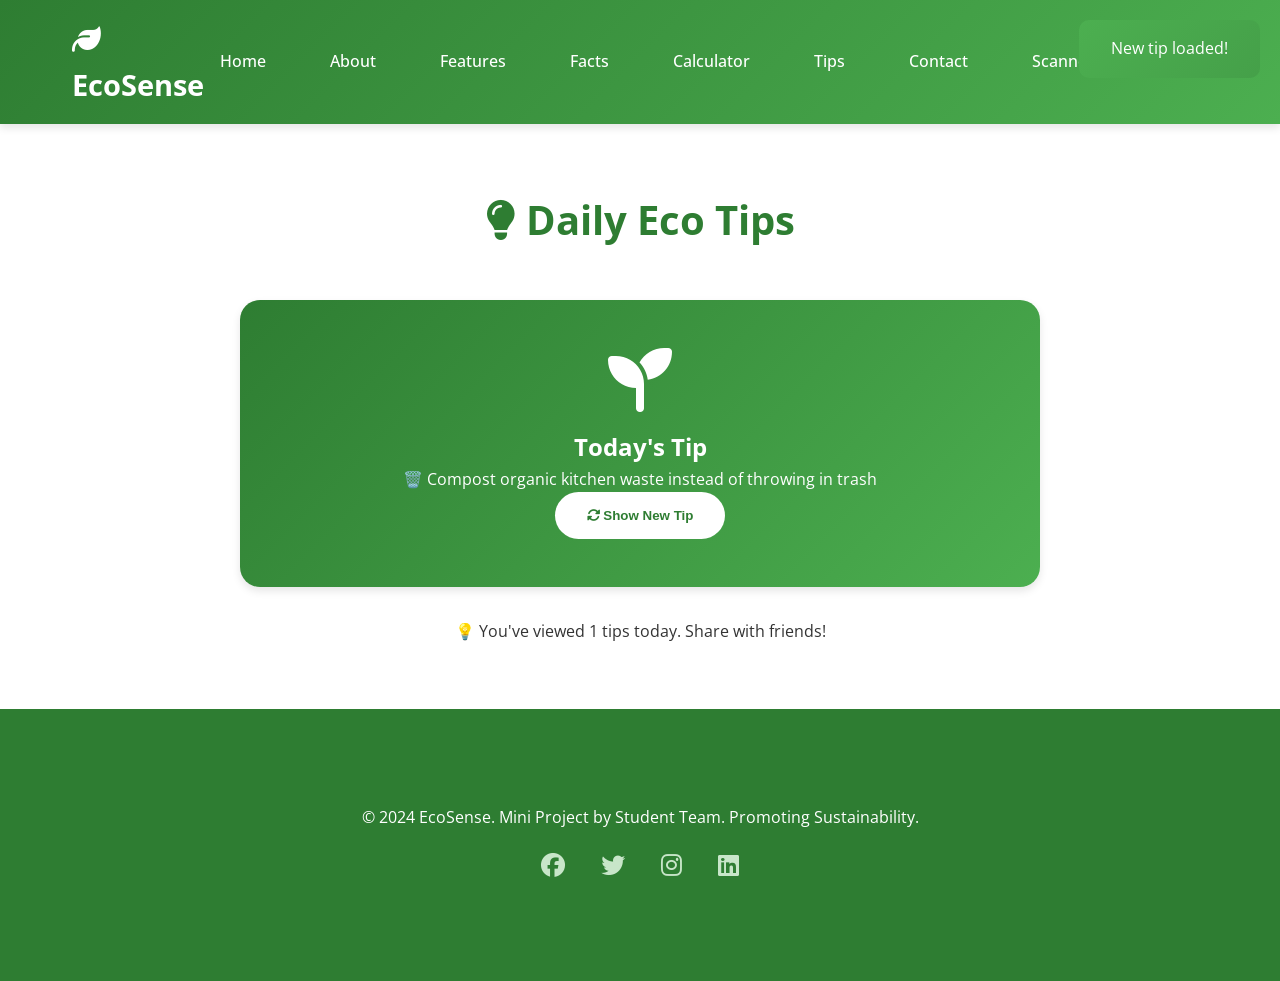
<file: tips.html>
<!DOCTYPE html>
<html lang="en">
<head>
  <!-- tips.html - Eco Tips Page
       Random tip generator with "Show New Tip" button -->
  <meta charset="UTF-8">
  <meta name="viewport" content="width=device-width, initial-scale=1.0">
  <title>Eco Tips - EcoSense</title>
  <link href="https://fonts.googleapis.com/css2?family=Open+Sans:wght@400;600;700&display=swap" rel="stylesheet">
  <link rel="stylesheet" href="https://cdnjs.cloudflare.com/ajax/libs/font-awesome/6.4.0/css/all.min.css">
  <link rel="stylesheet" href="style.css">
</head>
<body>
  <nav class="navbar">
    <div class="nav-container">
      <a href="index.html" class="logo">
        <i class="fas fa-leaf"></i> EcoSense
      </a>
      <ul class="nav-menu">
        <li><a href="index.html">Home</a></li>
        <li><a href="about.html">About</a></li>
        <li><a href="features.html">Features</a></li>
        <li><a href="facts.html">Facts</a></li>
        <li><a href="calculator.html">Calculator</a></li>
        <li><a href="tips.html">Tips</a></li>

        <li><a href="contact.html">Contact</a></li>
        <li><a href="scanner.html">Scanner</a></li>
        <li><a href="disposal.html">Disposal</a></li>
        <li><a href="locations.html">Locations</a></li>
      </ul>

      <div class="hamburger">
        <span></span>
        <span></span>
        <span></span>
      </div>
    </div>
  </nav>

  <div class="container">
    <h1 class="section-title">
      <i class="fas fa-lightbulb"></i> Daily Eco Tips
    </h1>

    <!-- Tip Display -->
    <div id="tipDisplay" class="tip-display">
      <i class="fas fa-seedling fa-4x" style="margin-bottom: 1rem;"></i>
      <h2>Today's Tip</h2>
      <p id="currentTip">Click "Show New Tip" to get started!</p>
      <button id="newTipBtn" class="new-tip-btn">
        <i class="fas fa-sync-alt"></i> Show New Tip
      </button>
    </div>

    <!-- Tips Counter -->
    <div style="text-align: center; margin-top: 2rem;">
      <p>💡 You've viewed <span id="tipCount">0</span> tips today. Share with friends!</p>
    </div>
  </div>

  <!-- Footer -->
  <footer class="footer">
    <div class="container">
      <p>&copy; 2024 EcoSense. Mini Project by Student Team. Promoting Sustainability.</p>
      <div class="social-icons">
        <a href="#"><i class="fab fa-facebook"></i></a>
        <a href="#"><i class="fab fa-twitter"></i></a>
        <a href="#"><i class="fab fa-instagram"></i></a>
        <a href="#"><i class="fab fa-linkedin"></i></a>
      </div>
    </div>
  </footer>

  <!-- Shared Script -->
  <script src="script.js"></script>
  
  <!-- Random Tips JavaScript -->
  <script>
    /* Eco Tips Array - 15+ practical tips for daily life and events */
    const ecoTips = [
      "🌱 Use reusable plates and cutlery at events instead of single-use plastic",
      "♻️ Segregate waste at source - separate wet, dry, and hazardous waste",
      "💡 Switch to LED lights for events - saves 75% energy compared to regular bulbs",
      "🚫 Avoid plastic water bottles - carry reusable ones for everyone",
      "🍲 Choose vegetarian menus - 50% lower carbon footprint than meat-heavy",
      "🌳 Plant a tree for every major event you organize",
      "🔌 Unplug appliances when not in use - standby power adds up!",
      "🛒 Use cloth bags instead of plastic shopping bags",
      "💧 Fix leaking taps - saves 10,000 liters of water per year",
      "🚲 Encourage carpooling or public transport for event guests",
      "📱 Turn off mobile data/WiFi when not needed",
      "♨️ Take shorter showers - saves 50 liters of water per minute",
      "🗑️ Compost organic kitchen waste instead of throwing in trash",
      "☀️ Dry clothes in sunlight instead of using dryer",
      "📦 Use paper bags over plastic for event packaging",
      "🌍 Support local vendors to reduce transport emissions",
      "💨 Use fans instead of AC when possible"
    ];
    
    let tipCount = 0;
    
    const tipDisplay = document.getElementById('tipDisplay');
    const currentTip = document.getElementById('currentTip');
    const newTipBtn = document.getElementById('newTipBtn');
    const tipCountSpan = document.getElementById('tipCount');
    
    function showRandomTip() {
      const randomIndex = Math.floor(Math.random() * ecoTips.length);
      currentTip.textContent = ecoTips[randomIndex];
      
      tipCount++;
      tipCountSpan.textContent = tipCount;
      
      // Animation
      tipDisplay.style.transform = 'scale(0.95)';
      setTimeout(() => {
        tipDisplay.style.transform = 'scale(1)';
      }, 150);
      
      showMessage('New tip loaded!', 'success');
    }
    
    // Event listeners
    newTipBtn.addEventListener('click', showRandomTip);
    
    // Show first tip on load
    window.addEventListener('load', showRandomTip);
  </script>
</body>
</html>
</file>
<file: style.css>
* {
  margin: 0;
  padding: 0;
  box-sizing: border-box;
}

:root {
  --primary-green: #4CAF50;
  --dark-green: #2E7D32;
  --light-green: #C8E6C9;
  --accent-green: #66BB6A;
  --white: #FFFFFF;
  --light-gray: #F5F5F5;
  --text-dark: #333333;
  --text-light: #666666;
  --shadow: 0 4px 8px rgba(0,0,0,0.1);
  --shadow-hover: 0 8px 16px rgba(0,0,0,0.2);
  --transition: all 0.3s ease;
}

body {
  font-family: 'Open Sans', sans-serif;
  line-height: 1.6;
  color: var(--text-dark);
  overflow-x: hidden;
}

html {
  scroll-behavior: smooth;
}

/* Navigation Bar - Sticky on top */
.navbar {
  background: linear-gradient(135deg, var(--dark-green), var(--primary-green));
  padding: 1rem 0;
  position: sticky;
  top: 0;
  z-index: 1000;
  box-shadow: var(--shadow);
}

.nav-container {
  max-width: 1200px;
  margin: 0 auto;
  display: flex;
  justify-content: space-between;
  align-items: center;
  padding: 0 2rem;
}

.logo {
  font-size: 1.8rem;
  font-weight: bold;
  color: var(--white);
  text-decoration: none;
}

.nav-menu {
  display: flex;
  list-style: none;
  gap: 2rem;
}

.nav-menu a {
  color: var(--white);
  text-decoration: none;
  font-weight: 500;
  padding: 0.5rem 1rem;
  border-radius: 25px;
  transition: var(--transition);
}

.nav-menu a:hover {
  background: rgba(255,255,255,0.2);
  transform: translateY(-2px);
}

.nav-login-btn {
  background: rgba(255,255,255,0.2);
  color: var(--white);
  border: 2px solid var(--white);
  padding: 0.5rem 1rem;
  border-radius: 25px;
  font-weight: 500;
  cursor: pointer;
  transition: var(--transition);
  margin-right: 1rem;
}

.nav-login-btn:hover {
  background: var(--white);
  color: var(--dark-green);
  transform: translateY(-2px);
}

.hamburger {
  display: none;
  flex-direction: column;
  cursor: pointer;
  gap: 4px;
}

.hamburger span {
  width: 25px;
  height: 3px;
  background: var(--white);
  transition: var(--transition);
}

/* Hero Section - Home page specific but reusable */
.hero {
  background: linear-gradient(rgba(46,125,50,0.8), rgba(76,175,80,0.8)), 
              url('https://images.unsplash.com/photo-1416879595882-3373a0480b5b?ixlib=rb-4.0.3&auto=format&fit=crop&w=2070&q=80') center/cover;
  height: 100vh;
  display: flex;
  flex-direction: column;
  justify-content: center;
  align-items: center;
  text-align: center;
  color: var(--white);
  padding: 0 2rem;
}

.hero h1 {
  font-size: 4rem;
  margin-bottom: 1rem;
  animation: fadeInUp 1s ease;
}

.hero p {
  font-size: 1.5rem;
  margin-bottom: 2rem;
  max-width: 600px;
  animation: fadeInUp 1s ease 0.2s both;
}

.cta-btn {
  display: inline-block;
  background: var(--white);
  color: var(--dark-green);
  padding: 1rem 2rem;
  border-radius: 50px;
  text-decoration: none;
  font-weight: bold;
  font-size: 1.1rem;
  transition: var(--transition);
  margin: 0 1rem;
  box-shadow: var(--shadow);
}

.cta-btn:hover {
  transform: translateY(-5px);
  box-shadow: var(--shadow-hover);
  background: var(--light-green);
}

/* Section Container */
.container {
  max-width: 1200px;
  margin: 4rem auto;
  padding: 0 2rem;
}

/* About/Features Cards */
.section-title {
  text-align: center;
  font-size: 2.5rem;
  margin-bottom: 3rem;
  color: var(--dark-green);
}

.cards-grid {
  display: grid;
  grid-template-columns: repeat(auto-fit, minmax(300px, 1fr));
  gap: 2rem;
  margin-top: 3rem;
}

.card {
  background: var(--white);
  padding: 2rem;
  border-radius: 15px;
  box-shadow: var(--shadow);
  text-align: center;
  transition: var(--transition);
  border-top: 5px solid var(--primary-green);
}

.card:hover {
  transform: translateY(-10px);
  box-shadow: var(--shadow-hover);
}

.card i {
  font-size: 3rem;
  color: var(--primary-green);
  margin-bottom: 1rem;
}

.card h3 {
  font-size: 1.5rem;
  margin-bottom: 1rem;
  color: var(--dark-green);
}

/* Calculator Form */
.calculator-form {
  max-width: 600px;
  margin: 0 auto;
  background: var(--white);
  padding: 3rem;
  border-radius: 20px;
  box-shadow: var(--shadow);
}

.form-group {
  margin-bottom: 1.5rem;
}

.form-group label {
  display: block;
  margin-bottom: 0.5rem;
  font-weight: bold;
  color: var(--dark-green);
}

.form-group input,
.form-group select {
  width: 100%;
  padding: 1rem;
  border: 2px solid #ddd;
  border-radius: 10px;
  font-size: 1rem;
  transition: var(--transition);
}

.form-group input:focus,
.form-group select:focus {
  outline: none;
  border-color: var(--primary-green);
  box-shadow: 0 0 0 3px rgba(76,175,80,0.1);
}

.calculate-btn {
  width: 100%;
  background: linear-gradient(135deg, var(--dark-green), var(--primary-green));
  color: var(--white);
  border: none;
  padding: 1rem;
  font-size: 1.2rem;
  border-radius: 10px;
  cursor: pointer;
  transition: var(--transition);
}

.calculate-btn:hover {
  transform: translateY(-2px);
  box-shadow: var(--shadow-hover);
}

.result {
  margin-top: 2rem;
  padding: 2rem;
  border-radius: 15px;
  text-align: center;
  font-size: 1.2rem;
  font-weight: bold;
  display: none;
}

/* Contact Form */
.contact-form {
  max-width: 600px;
  margin: 0 auto;
}

.form-row {
  display: grid;
  grid-template-columns: 1fr 1fr;
  gap: 1.5rem;
  margin-bottom: 1.5rem;
}

.form-row .form-group {
  margin-bottom: 0;
}

#message {
  grid-column: 1 / -1;
}

/* Facts Slider */
.slider {
  max-width: 800px;
  margin: 2rem auto;
  overflow: hidden;
  border-radius: 20px;
  box-shadow: var(--shadow);
}

.slide {
  min-height: 300px;
  display: flex;
  flex-direction: column;
  justify-content: center;
  align-items: center;
  padding: 3rem;
  text-align: center;
  background: linear-gradient(135deg, var(--light-green), var(--white));
  display: none;
}

.slide.active {
  display: flex;
  animation: slideIn 0.5s ease;
}

.slider-btn {
  background: var(--primary-green);
  color: white;
  border: none;
  padding: 1rem 2rem;
  margin: 0 1rem;
  border-radius: 50px;
  cursor: pointer;
  font-size: 1rem;
  transition: var(--transition);
}

.slider-btn:hover {
  transform: scale(1.05);
}

/* Tips Display */
.tip-display {
  background: linear-gradient(135deg, var(--dark-green), var(--primary-green));
  color: white;
  padding: 3rem;
  text-align: center;
  border-radius: 20px;
  box-shadow: var(--shadow);
  max-width: 800px;
  margin: 2rem auto;
}

.new-tip-btn {
  background: var(--white);
  color: var(--dark-green);
  border: none;
  padding: 1rem 2rem;
  border-radius: 50px;
  font-weight: bold;
  cursor: pointer;
  transition: var(--transition);
}

.new-tip-btn:hover {
  transform: translateY(-3px);
  box-shadow: var(--shadow-hover);
}

/* Footer */
.footer {
  background: var(--dark-green);
  color: var(--white);
  text-align: center;
  padding: 2rem;
  margin-top: 4rem;
}

.footer a {
  color: var(--light-green);
  text-decoration: none;
}

.social-icons {
  margin-top: 1rem;
}

.social-icons a {
  display: inline-block;
  margin: 0 1rem;
  font-size: 1.5rem;
  transition: var(--transition);
}

.social-icons a:hover {
  transform: translateY(-5px);
  color: var(--accent-green);
}

/* Modal Styles */
.modal {
  display: none;
  position: fixed;
  z-index: 1000;
  left: 0;
  top: 0;
  width: 100%;
  height: 100%;
  background-color: rgba(0,0,0,0.5);
}

.modal-content {
  background-color: var(--white);
  margin: 15% auto;
  padding: 2rem;
  border-radius: 15px;
  width: 90%;
  max-width: 400px;
  box-shadow: var(--shadow);
  position: relative;
}

.close {
  position: absolute;
  top: 10px;
  right: 20px;
  font-size: 28px;
  font-weight: bold;
  cursor: pointer;
  color: var(--text-dark);
}

.close:hover {
  color: var(--primary-green);
}

.form-group {
  margin-bottom: 1.5rem;
}

.form-group label {
  display: block;
  margin-bottom: 0.5rem;
  font-weight: 600;
  color: var(--dark-green);
}

.form-group input {
  width: 100%;
  padding: 0.75rem;
  border: 2px solid var(--light-gray);
  border-radius: 8px;
  font-size: 1rem;
  transition: var(--transition);
}

.form-group input:focus {
  border-color: var(--primary-green);
  outline: none;
}

#loginMessage, #signUpMessage {
  margin-top: 1rem;
  text-align: center;
  font-weight: 500;
}

/* Animations */
@keyframes fadeInUp {
  from {
    opacity: 0;
    transform: translateY(30px);
  }
  to {
    opacity: 1;
    transform: translateY(0);
  }
}

@keyframes slideIn {
  from {
    opacity: 0;
    transform: translateX(50px);
  }
  to {
    opacity: 1;
    transform: translateX(0);
  }
}

/* Responsive Design - Mobile First */
@media (max-width: 768px) {
  .hamburger {
    display: flex;
  }
  
  .nav-menu {
    position: fixed;
    left: -100%;
    top: 70px;
    flex-direction: column;
    background: var(--dark-green);
    width: 100%;
    text-align: center;
    transition: 0.3s;
    box-shadow: var(--shadow);
    padding: 2rem 0;
  }
  
  .nav-menu.active {
    left: 0;
  }
  
  .nav-menu button {
    background: none;
    border: none;
    color: var(--white);
    font-size: 1rem;
    padding: 1rem;
    width: 100%;
    cursor: pointer;
    transition: var(--transition);
  }
  
  .nav-menu button:hover {
    background: rgba(255,255,255,0.2);
  }
  
  .hero h1 {
    font-size: 2.5rem;
  }
  
  .hero p {
    font-size: 1.2rem;
  }
  
  .cta-btn {
    display: block;
    margin: 1rem auto;
  }
  
  .container {
    padding: 0 1rem;
    margin: 2rem auto;
  }
  
  .cards-grid {
    grid-template-columns: 1fr;
  }
  
  .form-row {
    grid-template-columns: 1fr;
  }
}

@media (max-width: 480px) {
  .hero h1 {
    font-size: 2rem;
  }
  
  .card {
    padding: 1.5rem;
  }
}
</file>
